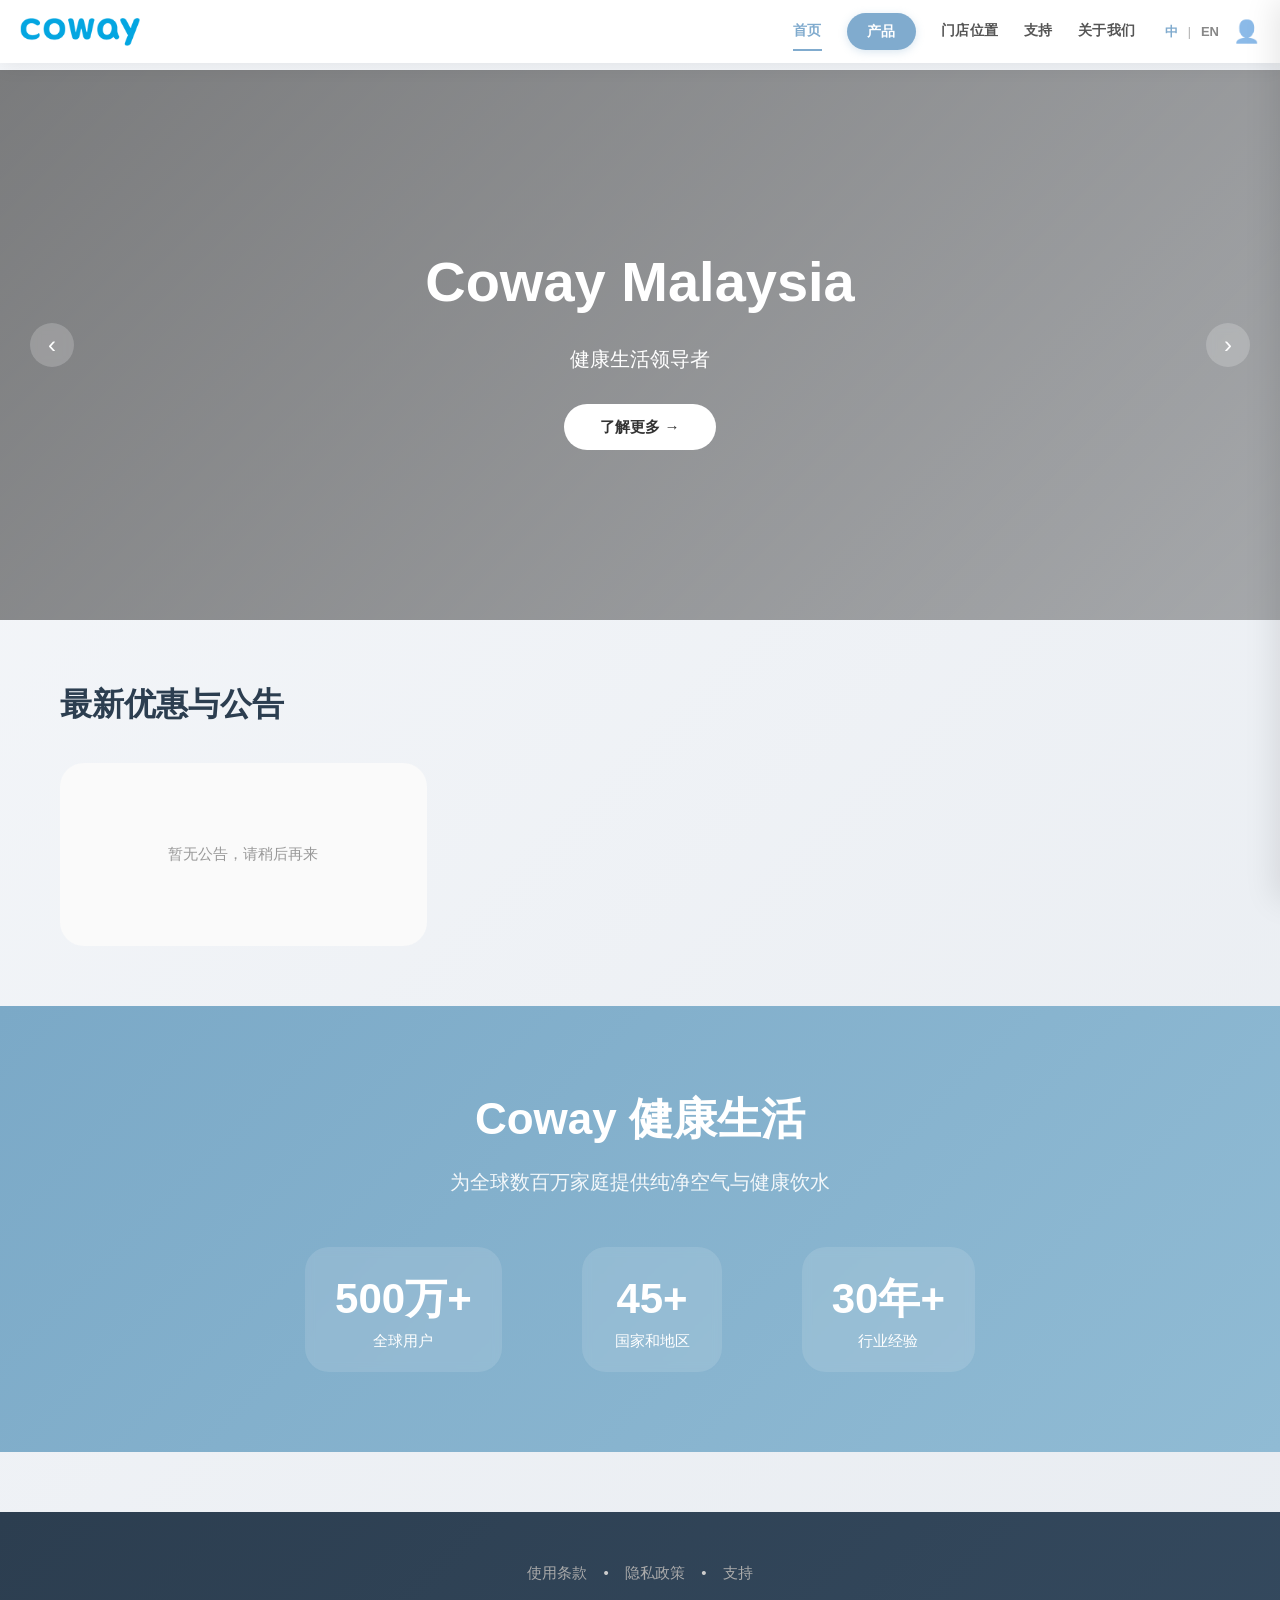
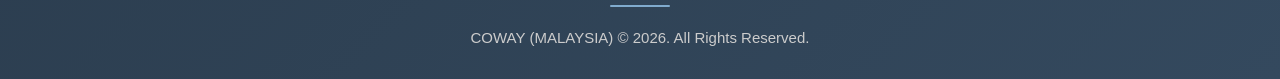
<file: index.html>
<!DOCTYPE html>
<html lang="en">
<head>
    <meta charset="UTF-8">
    <meta name="viewport" content="width=device-width, initial-scale=1.0, user-scalable=yes">
    <title>Coway Malaysia | 健康生活领导者</title>
    <link rel="stylesheet" href="css/common.css">
    <style>
        .carousel-banner {
            width: 100%;
            height: 550px;
            position: relative;
            overflow: hidden;
        }
        .carousel-slides { width: 100%; height: 100%; position: relative; }
        .carousel-slide {
            position: absolute; top: 0; left: 0; width: 100%; height: 100%;
            opacity: 0; transition: opacity 0.8s;
            background-size: cover; background-position: center;
            display: flex; align-items: center; justify-content: center;
            text-align: center; color: #fff;
        }
        .carousel-slide.active { opacity: 1; }
        .carousel-slide::before {
            content: ''; position: absolute; top: 0; left: 0; width: 100%; height: 100%;
            background: linear-gradient(135deg, rgba(0,0,0,0.5), rgba(0,0,0,0.3));
        }
        .carousel-content { position: relative; z-index: 2; max-width: 800px; padding: 20px; }
        .carousel-content h2 { font-size: 56px; font-weight: 700; margin-bottom: 20px; }
        .carousel-content p { font-size: 20px; margin-bottom: 30px; }
        .carousel-content a {
            background: #fff; color: #333; padding: 12px 36px; border-radius: 50px;
            text-decoration: none; font-weight: 600; display: inline-block;
        }
        .carousel-dots {
            position: absolute; bottom: 30px; left: 0; right: 0; display: flex; justify-content: center; gap: 12px; z-index: 10;
        }
        .carousel-dot {
            width: 10px; height: 10px; border-radius: 50%; background: rgba(255,255,255,0.5); cursor: pointer;
        }
        .carousel-dot.active { background: #fff; width: 28px; border-radius: 5px; }
        .carousel-prev, .carousel-next {
            position: absolute; top: 50%; transform: translateY(-50%); width: 44px; height: 44px;
            background: rgba(255,255,255,0.2); backdrop-filter: blur(5px); color: #fff;
            border: none; border-radius: 50%; cursor: pointer; font-size: 24px; z-index: 10;
        }
        .carousel-prev { left: 30px; }
        .carousel-next { right: 30px; }
        
        .notice-section { max-width: 1200px; margin: 60px auto; padding: 0 20px; }
        .notice-header { display: flex; justify-content: space-between; align-items: center; margin-bottom: 35px; }
        .notice-header h2 { font-size: 32px; font-weight: 600; color: #2c3e50; }
        .notice-grid { display: grid; grid-template-columns: repeat(auto-fill, minmax(320px, 1fr)); gap: 30px; }
        .notice-card {
            background: #fff; border-radius: 20px; overflow: hidden; box-shadow: 0 10px 30px rgba(0,0,0,0.05);
            transition: all 0.4s; border: 1px solid #f0f0f0;
        }
        .notice-card:hover { transform: translateY(-8px); box-shadow: 0 20px 40px rgba(0,0,0,0.1); border-color: #80abce; }
        .notice-img { width: 100%; height: 200px; object-fit: cover; }
        .notice-content { padding: 22px; }
        .notice-title { font-size: 18px; font-weight: 700; margin-bottom: 10px; color: #2c3e50; }
        .notice-desc { font-size: 14px; color: #666; }
        .notice-date { font-size: 12px; color: #aaa; margin-top: 15px; }
        .empty-notice { text-align: center; padding: 80px; color: #999; background: #fafafa; border-radius: 24px; }
        
        .stats-section {
            background: linear-gradient(135deg, #7ba9c7, #90bbd4); color: #fff;
            padding: 80px 20px; text-align: center;
        }
        .stats-section h2 { font-size: 44px; font-weight: 700; margin-bottom: 15px; }
        .stats-grid { display: flex; justify-content: center; gap: 80px; flex-wrap: wrap; }
        .stat-item { text-align: center; padding: 20px 30px; background: rgba(255,255,255,0.12); backdrop-filter: blur(4px); border-radius: 24px; min-width: 140px; }
        .stat-number { font-size: 42px; font-weight: 800; }
        
        @media (max-width: 900px) { .carousel-banner { height: 400px; } .carousel-content h2 { font-size: 32px; } }
        @media (max-width: 768px) { .notice-grid { grid-template-columns: 1fr; } .stats-grid { gap: 20px; } }
    </style>
</head>
<body>
    <div class="carousel-banner">
        <div class="carousel-slides" id="carouselSlides"></div>
        <button class="carousel-prev" id="carouselPrev">‹</button>
        <button class="carousel-next" id="carouselNext">›</button>
        <div class="carousel-dots" id="carouselDots"></div>
    </div>

    <div class="notice-section">
        <div class="notice-header">
            <h2 data-i18n="home.notice.title">最新优惠与公告</h2>
        </div>
        <div id="noticeContainer" class="notice-grid"><div class="empty-notice" data-i18n="common.loading">加载中...</div></div>
    </div>

    <div class="stats-section">
        <h2 data-i18n="home.stats.title">Coway 健康生活</h2>
        <p style="font-size:20px; opacity:0.9; margin-bottom:50px;" data-i18n="home.stats.desc">为全球数百万家庭提供纯净空气与健康饮水</p>
        <div class="stats-grid">
            <div class="stat-item"><div class="stat-number">500万+</div><div class="stat-label" data-i18n="home.stats.users">全球用户</div></div>
            <div class="stat-item"><div class="stat-number">45+</div><div class="stat-label" data-i18n="home.stats.countries">国家和地区</div></div>
            <div class="stat-item"><div class="stat-number">30年+</div><div class="stat-label" data-i18n="home.stats.experience">行业经验</div></div>
        </div>
    </div>

    <script src="js/i18n.js"></script>
    <script src="js/api.js"></script>
    <script src="js/layout1.js"></script>
    <script>
        let carouselData = [];
        let currentCarouselSlide = 0;
        let carouselInterval = null;
        
        function escapeHtml(str) {
            if (!str) return '';
            return str.replace(/[&<>]/g, m => ({ '&':'&amp;', '<':'&lt;', '>':'&gt;' })[m]);
        }
        
        async function loadCarousel() {
            try {
                carouselData = await getCarousel();
                renderCarousel();
            } catch (e) {
                console.error('加载轮播失败:', e);
                carouselData = [];
                renderCarousel();
            }
        }
        
        function renderCarousel() {
            const container = document.getElementById('carouselSlides');
            const dotsContainer = document.getElementById('carouselDots');
            if (!container) return;
            container.innerHTML = '';
            if (!carouselData.length) {
                container.innerHTML = '<div class="carousel-slide active" style="background-image:url(https://placehold.co/1600x550/80abce/white?text=Coway);"><div class="carousel-content"><h2>Coway Malaysia</h2><p>健康生活领导者</p><a href="#" data-i18n="home.carousel.learnMore">了解更多 →</a></div></div>';
                dotsContainer.innerHTML = '';
                I18N.updatePage();
                return;
            }
            carouselData.forEach((item, idx) => {
                const slide = document.createElement('div');
                slide.className = `carousel-slide ${idx === currentCarouselSlide ? 'active' : ''}`;
                slide.style.backgroundImage = `url(${item.image})`;
                slide.innerHTML = `<div class="carousel-content"><h2>${escapeHtml(item.title)}</h2><p>${escapeHtml(item.desc)}</p><a href="${item.link || '#'}" data-i18n="home.carousel.learnMore">了解更多 →</a></div>`;
                container.appendChild(slide);
            });
            dotsContainer.innerHTML = '';
            carouselData.forEach((_, idx) => {
                const dot = document.createElement('div');
                dot.className = `carousel-dot ${idx === currentCarouselSlide ? 'active' : ''}`;
                dot.onclick = () => { goToCarouselSlide(idx); resetCarouselAutoPlay(); };
                dotsContainer.appendChild(dot);
            });
            if (carouselInterval) clearInterval(carouselInterval);
            carouselInterval = setInterval(nextCarouselSlide, 6000);
            I18N.updatePage();
        }
        
        function updateCarouselDisplay() {
            document.querySelectorAll('.carousel-slide').forEach((s, i) => s.classList.toggle('active', i === currentCarouselSlide));
            document.querySelectorAll('.carousel-dot').forEach((d, i) => d.classList.toggle('active', i === currentCarouselSlide));
        }
        
        function nextCarouselSlide() { if (carouselData.length) { currentCarouselSlide = (currentCarouselSlide + 1) % carouselData.length; updateCarouselDisplay(); } }
        function prevCarouselSlide() { if (carouselData.length) { currentCarouselSlide = (currentCarouselSlide - 1 + carouselData.length) % carouselData.length; updateCarouselDisplay(); } }
        function goToCarouselSlide(idx) { currentCarouselSlide = idx; updateCarouselDisplay(); }
        function resetCarouselAutoPlay() { if (carouselInterval) clearInterval(carouselInterval); carouselInterval = setInterval(nextCarouselSlide, 6000); }
        
        async function loadNotices() {
            const container = document.getElementById('noticeContainer');
            try {
                const notices = await getNotices();
                renderNoticeCards(notices);
                window.addEventListener('languageChanged', () => {
                    getNotices().then(notices2 => renderNoticeCards(notices2));
                });
            } catch (e) {
                console.error('加载公告失败:', e);
                renderNoticeCards([]);
            }
        }
        
        function renderNoticeCards(notices) {
            const container = document.getElementById('noticeContainer');
            if (!container) return;
            if (!notices.length) {
                container.innerHTML = `<div class="empty-notice" data-i18n="home.emptyNotice">暂无公告，请稍后再来</div>`;
                I18N.updatePage();
                return;
            }
            container.innerHTML = '';
            notices.forEach(n => {
                const card = document.createElement('div');
                card.className = 'notice-card';
                card.innerHTML = `<img class="notice-img" src="${n.image}" onerror="this.src='https://placehold.co/600x400/cccccc/white?text=No+Image'"><div class="notice-content"><div class="notice-title">${escapeHtml(n.title)}</div><div class="notice-desc">${escapeHtml(n.description)}</div><div class="notice-date">${n.date}</div></div>`;
                container.appendChild(card);
            });
        }
        
        document.addEventListener('DOMContentLoaded', () => {
            loadCarousel();
            loadNotices();
            document.getElementById('carouselPrev')?.addEventListener('click', () => { prevCarouselSlide(); resetCarouselAutoPlay(); });
            document.getElementById('carouselNext')?.addEventListener('click', () => { nextCarouselSlide(); resetCarouselAutoPlay(); });
        });
        
        window.addEventListener('languageChanged', () => {
            renderCarousel();
        });
    </script>
</body>
</html>
</file>
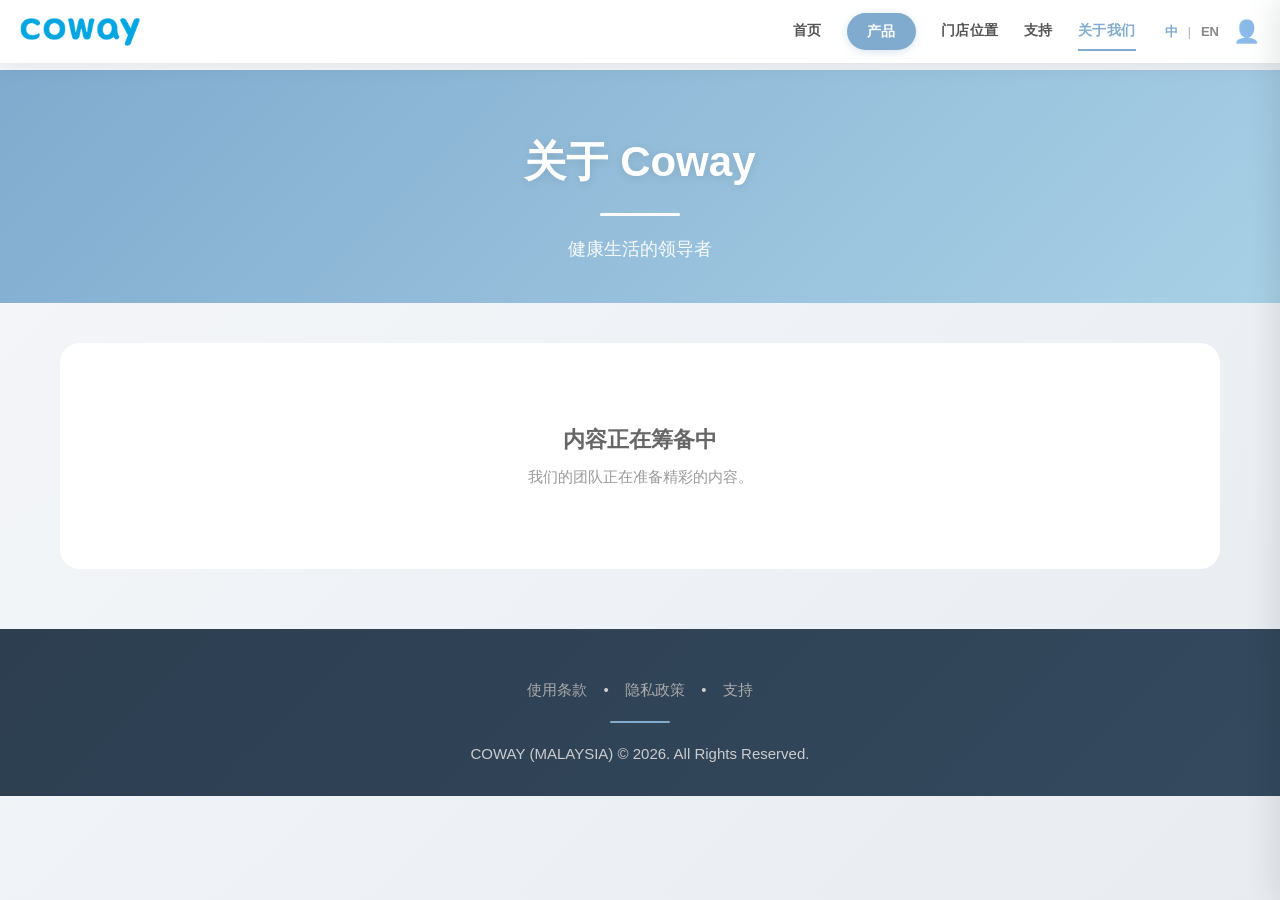
<file: about.html>
<!DOCTYPE html>
<html lang="en">
<head>
    <meta charset="UTF-8">
    <meta name="viewport" content="width=device-width, initial-scale=1.0, user-scalable=yes">
    <title>Coway Malaysia | 关于我们</title>
    <link rel="stylesheet" href="css/common.css">
    <style>
        .page-header {
            text-align: center;
            padding: 60px 20px 40px;
            background: linear-gradient(135deg, #80abce 0%, #a8d0e6 100%);
            color: #fff;
            margin-bottom: 40px;
        }
        .page-header h1 { font-size: 42px; font-weight: 700; margin-bottom: 10px; text-shadow: 0 2px 10px rgba(0,0,0,0.1); }
        .page-header p { font-size: 18px; opacity: 0.95; }
        .header-divider { width: 80px; height: 3px; background: #fff; margin: 20px auto; border-radius: 3px; }
        
        .about-container { max-width: 1200px; margin: 0 auto 60px; padding: 0 20px; }
        .about-section {
            background: #fff; border-radius: 20px; padding: 40px; margin-bottom: 30px;
            box-shadow: 0 5px 25px rgba(0,0,0,0.05); border: 1px solid rgba(128,171,206,0.1);
        }
        .section-title {
            font-size: 28px; font-weight: 700; color: #2c3e50; margin-bottom: 25px;
            display: flex; align-items: center; gap: 12px; padding-bottom: 15px;
            border-bottom: 2px solid #f0f0f0;
        }
        .section-title i { color: #80abce; font-size: 32px; }
        .section-content { color: #555; line-height: 1.8; font-size: 16px; }
        .section-content p { margin-bottom: 20px; }
        .section-content img { max-width: 100%; border-radius: 16px; margin: 20px 0; box-shadow: 0 5px 20px rgba(0,0,0,0.1); }
        
        .team-grid { display: grid; grid-template-columns: repeat(auto-fill, minmax(250px, 1fr)); gap: 30px; margin-top: 20px; }
        .team-card {
            text-align: center; padding: 25px 20px; background: #f8fafc;
            border-radius: 16px; transition: all 0.3s;
        }
        .team-card:hover { transform: translateY(-5px); box-shadow: 0 10px 30px rgba(0,0,0,0.1); background: #fff; }
        .team-avatar {
            width: 120px; height: 120px; border-radius: 50%; margin: 0 auto 15px;
            background: #e0e0e0; display: flex; align-items: center; justify-content: center;
            font-size: 48px; color: #80abce; overflow: hidden;
        }
        .team-avatar img { width: 100%; height: 100%; object-fit: cover; }
        .team-name { font-size: 18px; font-weight: 700; color: #2c3e50; margin-bottom: 5px; }
        .team-role { font-size: 14px; color: #80abce; font-weight: 600; margin-bottom: 10px; }
        .team-bio { font-size: 14px; color: #777; line-height: 1.6; }
        
        .timeline { position: relative; padding-left: 30px; }
        .timeline::before {
            content: ''; position: absolute; left: 8px; top: 0; bottom: 0;
            width: 2px; background: linear-gradient(to bottom, #80abce, #a8d0e6);
        }
        .timeline-item { position: relative; padding-bottom: 30px; padding-left: 30px; }
        .timeline-item::before {
            content: ''; position: absolute; left: -26px; top: 5px;
            width: 16px; height: 16px; border-radius: 50%; background: #80abce;
            border: 3px solid #fff; box-shadow: 0 0 0 2px #80abce;
        }
        .timeline-year { font-size: 20px; font-weight: 700; color: #80abce; margin-bottom: 8px; }
        .timeline-title { font-size: 18px; font-weight: 600; color: #2c3e50; margin-bottom: 8px; }
        .timeline-desc { color: #666; line-height: 1.6; }
        
        .stats-grid {
            display: grid; grid-template-columns: repeat(auto-fit, minmax(150px, 1fr));
            gap: 25px; margin: 30px 0;
        }
        .stat-card {
            text-align: center; padding: 30px 20px; background: linear-gradient(135deg, #f8fafc, #fff);
            border-radius: 16px; border: 1px solid rgba(128,171,206,0.1);
        }
        .stat-number { font-size: 42px; font-weight: 800; color: #80abce; margin-bottom: 8px; }
        .stat-label { font-size: 15px; color: #666; font-weight: 500; }
        
        .empty-about { text-align: center; padding: 80px 40px; background: #fff; border-radius: 20px; color: #999; }
        .empty-about i { font-size: 64px; margin-bottom: 20px; opacity: 0.5; }
        .empty-about h3 { font-size: 22px; margin-bottom: 10px; color: #666; }
        .empty-about p { color: #999; }
        .admin-link {
            display: inline-block; margin-top: 20px; padding: 10px 24px;
            background: #80abce; color: #fff; text-decoration: none;
            border-radius: 40px; font-weight: 600; transition: all 0.3s;
        }
        .admin-link:hover { background: #6a9ab8; transform: translateY(-2px); }
        
        @media (max-width: 768px) {
            .page-header h1 { font-size: 32px; }
            .about-section { padding: 25px; }
            .section-title { font-size: 22px; }
            .team-grid { grid-template-columns: 1fr; }
        }
    </style>
</head>
<body>

<div class="page-header">
    <h1 data-i18n="about.title">关于 Coway</h1>
    <div class="header-divider"></div>
    <p data-i18n="about.subtitle">健康生活的领导者 · 改变生活的创新</p>
</div>

<div class="about-container" id="aboutContainer"></div>

<script src="js/i18n.js"></script>
<script src="js/api.js"></script>
<script src="js/layout2.js"></script>
<script src="js/about.js"></script>
</body>
</html>
</file>
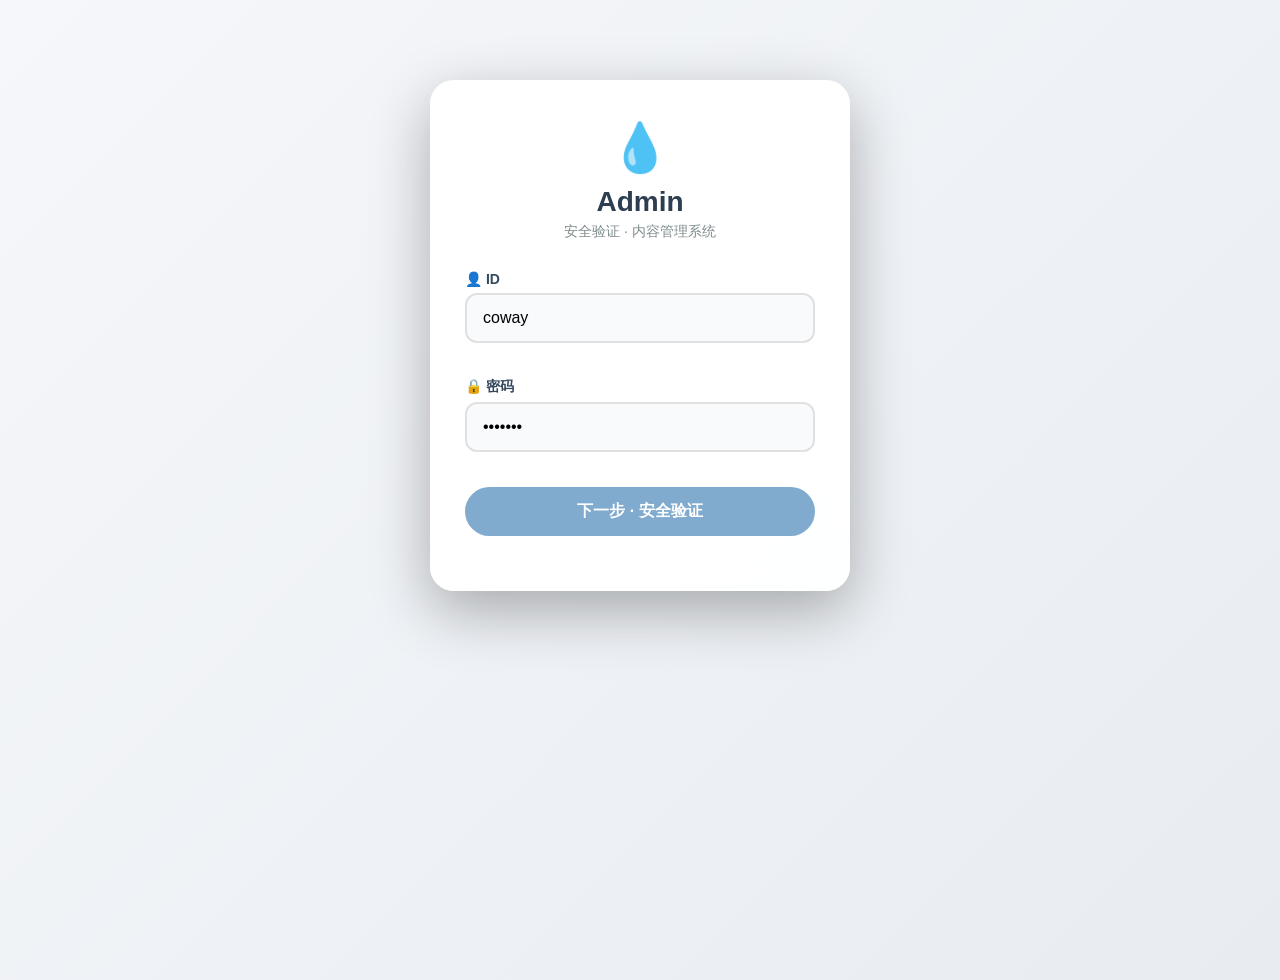
<file: admin.html>
<!DOCTYPE html>
<html lang="en">
<head>
    <meta charset="UTF-8">
    <meta name="viewport" content="width=device-width, initial-scale=1.0, user-scalable=yes">
    <title>Admin | 内容管理系统</title>
    <style>
        * {
            margin: 0;
            padding: 0;
            box-sizing: border-box;
        }

        body {
            background: linear-gradient(135deg, #f5f7fa 0%, #e8ecf1 100%);
            font-family: 'Segoe UI', 'Helvetica Neue', Arial, sans-serif;
            min-height: 100vh;
        }

        /* ========== 登录界面 ========== */
        #loginPage {
            max-width: 420px;
            margin: 80px auto;
            background: rgba(255,255,255,0.95);
            backdrop-filter: blur(10px);
            border-radius: 24px;
            padding: 40px 35px;
            box-shadow: 0 20px 60px rgba(0,0,0,0.3);
            text-align: center;
        }
        .login-header { margin-bottom: 30px; }
        .login-header .logo-icon { font-size: 48px; margin-bottom: 10px; }
        .login-header h2 { color: #2c3e50; font-size: 28px; font-weight: 600; }
        .login-header p { color: #7f8c8d; font-size: 14px; margin-top: 5px; }
        
        .login-step { display: block; }
        .login-step.hidden { display: none; }
        
        .input-group { margin-bottom: 20px; text-align: left; }
        .input-group label { display: block; font-size: 14px; font-weight: 600; color: #34495e; margin-bottom: 6px; }
        .input-group input {
            width: 100%; padding: 14px 16px; border: 2px solid #e0e0e0; border-radius: 12px;
            font-size: 16px; background: #f8fafc;
        }
        .input-group input:focus {
            outline: none; border-color: #80abce;
        }
        
        .pin-input-container {
            display: flex; gap: 10px; justify-content: center; margin: 25px 0;
        }
        .pin-input {
            width: 50px; height: 60px; text-align: center; font-size: 28px;
            border: 2px solid #e0e0e0; border-radius: 12px;
        }
        .pin-input:focus { outline: none; border-color: #80abce; }
        
        .login-btn {
            width: 100%; padding: 14px; background: #80abce; color: #fff; border: none;
            border-radius: 40px; font-size: 16px; font-weight: 600; cursor: pointer;
        }
        .login-btn:hover { background: #6a9ab8; }
        .login-btn:disabled { opacity: 0.5; cursor: not-allowed; }
        .back-link { margin-top: 15px; color: #80abce; cursor: pointer; font-size: 14px; }
        .error-msg { color: #e74c3c; margin-top: 15px; font-size: 14px; }

        /* ========== Admin 侧边栏布局 ========== */
        #adminPage {
            display: none;
            min-height: 100vh;
        }

        .admin-layout {
            display: flex;
            min-height: 100vh;
        }

        /* 左侧边栏 */
        .admin-sidebar {
            width: 280px;
            background: linear-gradient(180deg, #2c3e50 0%, #1a2632 100%);
            color: #fff;
            position: fixed;
            left: 0;
            top: 0;
            bottom: 0;
            overflow-y: auto;
            z-index: 100;
            box-shadow: 2px 0 20px rgba(0,0,0,0.1);
        }

        .sidebar-logo {
            padding: 20px 20px;
            border-bottom: 1px solid rgba(255,255,255,0.1);
            margin-bottom: 20px;
            display: flex;
            align-items: center;
            gap: 10px;
        }

        .sidebar-logo img {
            height: 36px;
            width: auto;
            transform: rotate(-10deg);
            margin-left: -5px;
        }

        .sidebar-logo span {
            font-size: 20px;
            font-weight: 700;
            color: #80abce;
            white-space: nowrap;
        }

        .sidebar-menu {
            list-style: none;
            padding: 0 15px;
        }

        .sidebar-menu li {
            margin-bottom: 5px;
            border-radius: 12px;
        }

        .sidebar-menu button {
            width: 100%;
            padding: 14px 18px;
            background: transparent;
            border: none;
            color: rgba(255,255,255,0.7);
            font-size: 15px;
            font-weight: 500;
            text-align: left;
            cursor: pointer;
            border-radius: 12px;
            display: flex;
            align-items: center;
            gap: 12px;
            transition: all 0.3s;
        }

        .sidebar-menu button i {
            font-size: 20px;
            width: 24px;
        }

        .sidebar-menu button:hover {
            background: rgba(128, 171, 206, 0.2);
            color: #fff;
        }

        .sidebar-menu button.active {
            background: #80abce;
            color: #fff;
        }

        .logout-sidebar {
            margin-top: 40px;
            border-top: 1px solid rgba(255,255,255,0.1);
            padding-top: 15px;
        }

        .logout-sidebar button {
            color: #e74c3c;
        }
        .logout-sidebar button:hover {
            background: rgba(231, 76, 60, 0.2);
        }

        /* 右侧主内容 */
        .admin-main {
            flex: 1;
            margin-left: 280px;
            padding: 25px 30px;
        }

        /* 面板卡片 */
        .panel {
            display: none;
            animation: fadeIn 0.3s ease;
        }
        .panel.active {
            display: block;
        }
        @keyframes fadeIn {
            from { opacity: 0; transform: translateY(10px); }
            to { opacity: 1; transform: translateY(0); }
        }

        .card {
            background: #fff;
            border-radius: 20px;
            box-shadow: 0 5px 25px rgba(0,0,0,0.05);
            border: 1px solid rgba(128,171,206,0.1);
            overflow: hidden;
        }
        .card-header {
            padding: 20px 25px;
            border-bottom: 1px solid #eee;
            display: flex;
            justify-content: space-between;
            align-items: center;
            flex-wrap: wrap;
            gap: 15px;
        }
        .card-header h3 {
            font-size: 18px;
            color: #2c3e50;
        }
        .btn-add {
            background: #80abce;
            color: #fff;
            border: none;
            padding: 10px 24px;
            border-radius: 40px;
            font-weight: 600;
            cursor: pointer;
        }
        .btn-add:hover {
            background: #6a9ab8;
        }

        /* 表格 */
        .table-container {
            overflow-x: auto;
        }
        table {
            width: 100%;
            border-collapse: collapse;
        }
        th, td {
            padding: 16px 20px;
            text-align: left;
            border-bottom: 1px solid #f0f0f0;
        }
        th {
            background: #fafbfc;
            font-weight: 600;
            color: #555;
            font-size: 13px;
        }
        tr:hover td {
            background: #f8fafc;
        }
        .preview-img {
            width: 50px;
            height: 50px;
            object-fit: cover;
            border-radius: 8px;
        }
        .btn-edit, .btn-delete {
            padding: 6px 16px;
            border-radius: 20px;
            border: none;
            cursor: pointer;
            font-size: 12px;
            margin-right: 8px;
        }
        .btn-edit {
            background: #80abce;
            color: #fff;
        }
        .btn-delete {
            background: #e74c3c;
            color: #fff;
        }
        .empty-row {
            text-align: center;
            padding: 60px;
            color: #999;
        }

        /* 弹窗 */
        .modal {
            display: none;
            position: fixed;
            top: 0;
            left: 0;
            width: 100%;
            height: 100%;
            background: rgba(0,0,0,0.6);
            z-index: 1000;
            justify-content: center;
            align-items: center;
        }
        .modal.active {
            display: flex;
        }
        .modal-content {
            background: #fff;
            border-radius: 20px;
            max-width: 550px;
            width: 90%;
            max-height: 85vh;
            overflow-y: auto;
            padding: 25px;
            position: relative;
        }
        .modal-close {
            position: absolute;
            top: 15px;
            right: 20px;
            font-size: 28px;
            cursor: pointer;
            color: #999;
        }
        .modal-buttons {
            display: flex;
            gap: 15px;
            margin-top: 20px;
            justify-content: flex-end;
        }
        .btn-save {
            background: #27ae60;
            color: #fff;
            border: none;
            padding: 10px 24px;
            border-radius: 40px;
            cursor: pointer;
        }
        .btn-cancel {
            background: #95a5a6;
            color: #fff;
            border: none;
            padding: 10px 24px;
            border-radius: 40px;
            cursor: pointer;
        }

        /* 表单 */
        input, select, textarea {
            width: 100%;
            padding: 10px;
            margin-bottom: 15px;
            border: 1px solid #ddd;
            border-radius: 8px;
        }
        .image-preview {
            display: flex;
            flex-wrap: wrap;
            gap: 10px;
            margin: 10px 0;
        }
        .image-preview img {
            width: 80px;
            height: 80px;
            object-fit: cover;
            border-radius: 8px;
        }

        /* 移动端侧边栏切换按钮 */
        .mobile-menu-toggle {
            display: none;
            position: fixed;
            top: 15px;
            left: 15px;
            z-index: 201;
            background: #80abce;
            color: #fff;
            border: none;
            width: 44px;
            height: 44px;
            border-radius: 12px;
            font-size: 24px;
            cursor: pointer;
            box-shadow: 0 2px 10px rgba(0,0,0,0.1);
        }

        /* 响应式 */
        @media (max-width: 768px) {
            .mobile-menu-toggle {
                display: block;
            }
            .admin-sidebar {
                transform: translateX(-100%);
                transition: transform 0.3s ease;
                z-index: 200;
                width: 260px;
            }
            .admin-sidebar.open {
                transform: translateX(0);
            }
            .admin-main {
                margin-left: 0;
                padding: 20px 15px;
                padding-top: 70px;
            }
            .sidebar-logo span {
                font-size: 18px;
            }
            th, td {
                padding: 12px;
            }
            .card-header {
                flex-direction: column;
                align-items: stretch;
            }
            .btn-add {
                justify-content: center;
            }
        }
    </style>
</head>
<body>

<!-- 移动端菜单按钮 -->
<button class="mobile-menu-toggle" id="mobileMenuToggle">☰</button>

<!-- ========== 登录界面 ========== -->
<div id="loginPage">
    <div class="login-header">
        <div class="logo-icon">💧</div>
        <h2>Admin</h2>
        <p>安全验证 · 内容管理系统</p>
    </div>
    
    <div id="stepAccount">
        <div class="input-group"><label>👤 ID</label><input type="text" id="loginId" placeholder="请输入账号" value="coway"></div>
        <div class="input-group"><label>🔒 密码</label><input type="password" id="loginPass" placeholder="请输入密码" value="A888888"></div>
        <button class="login-btn" id="goToPinBtn">下一步 · 安全验证</button>
        <div id="loginError" class="error-msg"></div>
    </div>
    
    <div id="stepPin" style="display:none;">
        <p style="margin-bottom:20px;">请输入6位私人安全码</p>
        <div class="pin-input-container">
            <input type="text" class="pin-input" maxlength="1" data-index="0">
            <input type="text" class="pin-input" maxlength="1" data-index="1">
            <input type="text" class="pin-input" maxlength="1" data-index="2">
            <input type="text" class="pin-input" maxlength="1" data-index="3">
            <input type="text" class="pin-input" maxlength="1" data-index="4">
            <input type="text" class="pin-input" maxlength="1" data-index="5">
        </div>
        <button class="login-btn" id="loginWithPinBtn" disabled>确认登录</button>
        <div class="back-link" id="backToAccountBtn">← 返回上一步</div>
        <div id="pinError" class="error-msg"></div>
    </div>
</div>

<!-- ========== 后台管理界面（侧边栏版）========== -->
<div id="adminPage">
    <div class="admin-layout">
        <!-- 左侧边栏 -->
        <div class="admin-sidebar" id="adminSidebar">
            <div class="sidebar-logo">
                <img src="img/coway-malaysia-logo.png" alt="Coway" onerror="this.src='https://placehold.co/40x40/80abce/white?text=C'">
                <span>Admin</span>
            </div>
            <ul class="sidebar-menu">
                <li><button data-tab="products" class="active"><i>📦</i> 商品管理</button></li>
                <li><button data-tab="carousel"><i>🎠</i> 轮播广告</button></li>
                <li><button data-tab="notice"><i>📰</i> 优惠公告</button></li>
                <li><button data-tab="agents"><i>👥</i> Agent 管理</button></li>
                <li><button data-tab="locations"><i>📍</i> 门店管理</button></li>
                <li><button data-tab="about"><i>📄</i> 关于我们</button></li>
                <li class="logout-sidebar"><button id="logoutBtn"><i>🚪</i> 退出登录</button></li>
            </ul>
        </div>

        <!-- 右侧主内容 -->
        <div class="admin-main">
            <!-- 商品面板 -->
            <div id="productsPanel" class="panel active">
                <div class="card">
                    <div class="card-header">
                        <h3>商品列表</h3>
                        <button class="btn-add" id="addProductBtn">➕ 新增商品</button>
                    </div>
                    <div class="table-container">
                        <div id="productsList"></div>
                    </div>
                </div>
            </div>

            <!-- 轮播面板 -->
            <div id="carouselPanel" class="panel">
                <div class="card">
                    <div class="card-header">
                        <h3>轮播列表</h3>
                        <button class="btn-add" id="addCarouselBtn">➕ 新增轮播</button>
                    </div>
                    <div class="table-container">
                        <div id="carouselList"></div>
                    </div>
                </div>
            </div>

            <!-- 公告面板 -->
            <div id="noticePanel" class="panel">
                <div class="card">
                    <div class="card-header">
                        <h3>公告列表</h3>
                        <button class="btn-add" id="addNoticeBtn">➕ 新增公告</button>
                    </div>
                    <div class="table-container">
                        <div id="noticeList"></div>
                    </div>
                </div>
            </div>

            <!-- Agent面板 -->
            <div id="agentsPanel" class="panel">
                <div class="card">
                    <div class="card-header">
                        <h3>Agent列表</h3>
                        <button class="btn-add" id="addAgentBtn">➕ 新增Agent</button>
                    </div>
                    <div class="table-container">
                        <div id="agentsList"></div>
                    </div>
                </div>
            </div>

            <!-- 门店面板 -->
            <div id="locationsPanel" class="panel">
                <div class="card">
                    <div class="card-header">
                        <h3>门店列表</h3>
                        <button class="btn-add" id="addLocationBtn">➕ 新增门店</button>
                    </div>
                    <div class="table-container">
                        <div id="locationsList"></div>
                    </div>
                </div>
            </div>

            <!-- 关于我们面板 -->
            <div id="aboutPanel" class="panel">
                <div class="card">
                    <div class="card-header">
                        <h3>关于我们区块</h3>
                        <button class="btn-add" id="addAboutBtn">➕ 新增区块</button>
                    </div>
                    <div class="table-container">
                        <div id="aboutList"></div>
                    </div>
                </div>
            </div>
        </div>
    </div>
</div>

<!-- ========== 通用编辑弹窗 ========== -->
<div id="editModal" class="modal">
    <div class="modal-content">
        <span class="modal-close" id="closeModalBtn">&times;</span>
        <h3 id="modalTitle">编辑</h3>
        <input type="hidden" id="editId">
        <input type="hidden" id="editType">
        <div id="editFields"></div>
        <div class="modal-buttons">
            <button class="btn-save" id="saveBtn">保存</button>
            <button class="btn-cancel" id="cancelModalBtn">取消</button>
        </div>
    </div>
</div>

<!-- 进度条弹窗 -->
<div id="progressModal" class="modal">
    <div class="modal-content" style="text-align:center;">
        <h3 id="progressTitle">处理中...</h3>
        <div style="background:#e0e0e0; border-radius:10px; height:12px; margin:20px 0;">
            <div id="progressBar" style="width:0%; height:100%; background:#80abce; border-radius:10px;"></div>
        </div>
        <div id="progressText">0%</div>
    </div>
</div>

<script src="js/i18n.js"></script>
<script src="js/api.js"></script>
<script src="js/admin.js"></script>
<script>
    // 侧边栏移动端切换
    var toggleBtn = document.getElementById('mobileMenuToggle');
    var sidebar = document.getElementById('adminSidebar');
    if (toggleBtn && sidebar) {
        toggleBtn.onclick = function() {
            sidebar.classList.toggle('open');
        };
        // 点击内容区域关闭侧边栏（移动端）
        var mainContent = document.querySelector('.admin-main');
        if (mainContent) {
            mainContent.addEventListener('click', function() {
                if (window.innerWidth <= 768) {
                    sidebar.classList.remove('open');
                }
            });
        }
    }
    
    // 面板切换（适配侧边栏按钮）
    var menuBtns = document.querySelectorAll('.sidebar-menu button[data-tab]');
    for (var i = 0; i < menuBtns.length; i++) {
        menuBtns[i].onclick = function() {
            var tab = this.getAttribute('data-tab');
            var btns = document.querySelectorAll('.sidebar-menu button[data-tab]');
            for (var j = 0; j < btns.length; j++) {
                btns[j].classList.remove('active');
            }
            this.classList.add('active');
            var panels = document.querySelectorAll('.panel');
            for (var k = 0; k < panels.length; k++) {
                panels[k].classList.remove('active');
            }
            var targetPanel = document.getElementById(tab + 'Panel');
            if (targetPanel) targetPanel.classList.add('active');
        };
    }
</script>
</body>
</html>
</file>
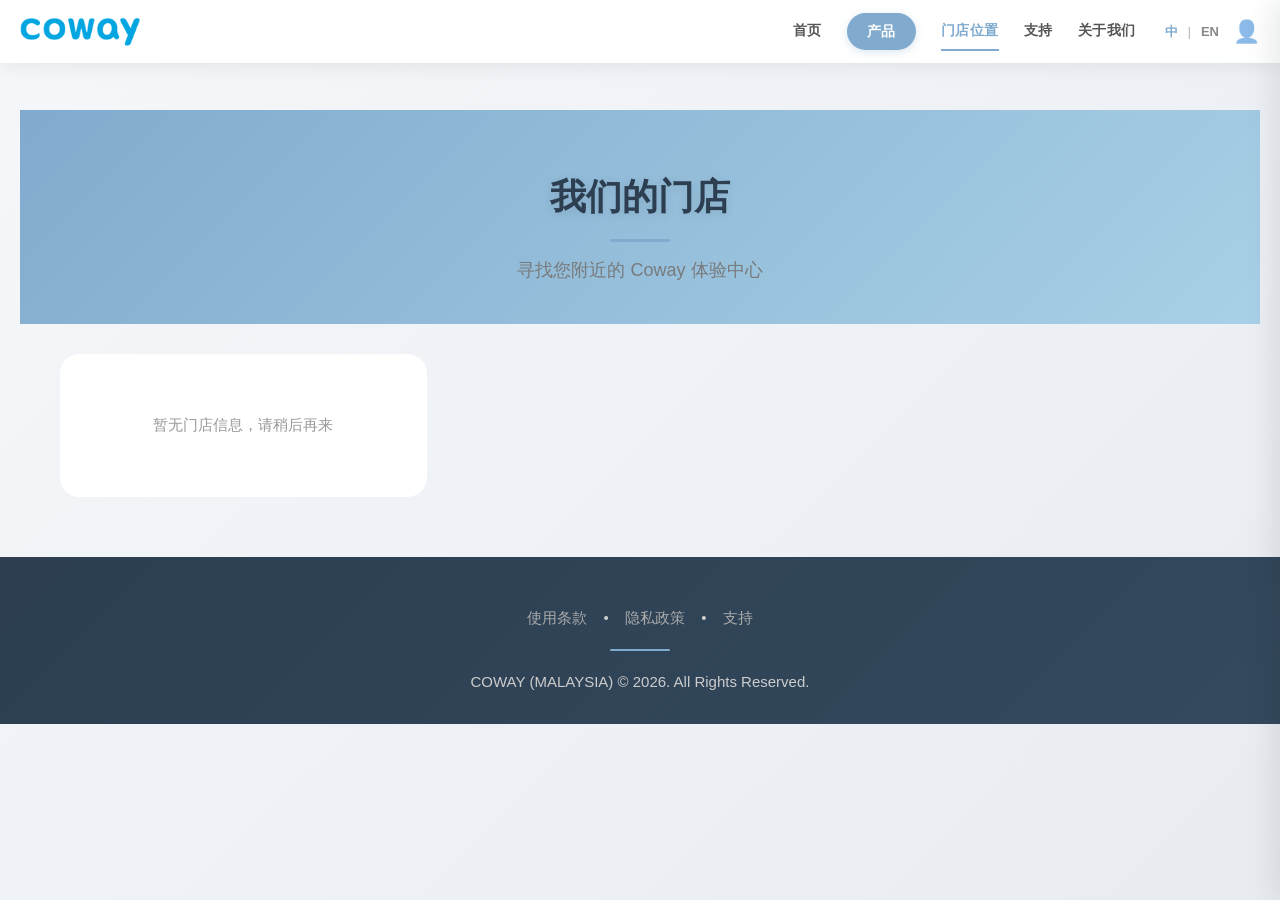
<file: location.html>
<!DOCTYPE html>
<html lang="en">
<head>
    <meta charset="UTF-8">
    <meta name="viewport" content="width=device-width, initial-scale=1.0, user-scalable=yes">
    <title>Coway Malaysia | 门店位置</title>
    <link rel="stylesheet" href="css/common.css">
    <style>
        .page-header {
            text-align: center;
            margin: 40px 20px 30px;
        }
        .page-header h1 {
            font-size: 36px;
            color: #2c3e50;
            margin-bottom: 10px;
        }
        .page-header p { color: #777; }
        .header-divider {
            width: 60px; height: 3px;
            background: #80abce;
            margin: 15px auto;
            border-radius: 3px;
        }
        .locations-container {
            max-width: 1200px;
            margin: 0 auto 60px;
            padding: 0 20px;
            display: grid;
            grid-template-columns: repeat(auto-fill, minmax(350px, 1fr));
            gap: 30px;
        }
        .location-card {
            background: #fff;
            border-radius: 20px;
            overflow: hidden;
            box-shadow: 0 10px 30px rgba(0,0,0,0.08);
            transition: all 0.3s ease;
            display: flex;
            flex-direction: column;
        }
        .location-card:hover {
            transform: translateY(-5px);
            box-shadow: 0 20px 40px rgba(0,0,0,0.12);
        }
        .location-image {
            width: 100%;
            height: 200px;
            object-fit: cover;
            background: #e0e0e0;
        }
        .location-info { padding: 20px; flex: 1; }
        .location-name {
            font-size: 20px; font-weight: 700; color: #2c3e50;
            margin-bottom: 10px; display: flex; align-items: center; gap: 8px;
        }
        .location-address {
            color: #666; font-size: 14px; line-height: 1.5;
            margin-bottom: 12px; padding-left: 26px;
        }
        .location-hours {
            color: #888; font-size: 13px; margin-bottom: 15px; padding-left: 26px;
        }
        .location-phone {
            color: #80abce; font-size: 14px; margin-bottom: 15px; padding-left: 26px;
        }
        .location-phone a { color: #80abce; text-decoration: none; }
        .waze-link {
            display: inline-flex; align-items: center; gap: 8px;
            background: #1da1f2; color: #fff; padding: 10px 20px;
            border-radius: 40px; text-decoration: none; font-weight: 600;
            font-size: 14px; transition: all 0.3s; margin-top: 10px; width: fit-content;
        }
        .waze-link:hover { background: #0d8bdc; transform: translateY(-2px); }
        .empty-locations {
            text-align: center; padding: 60px; background: #fff;
            border-radius: 20px; color: #999;
        }
        @media (max-width: 768px) {
            .page-header h1 { font-size: 28px; }
            .locations-container { grid-template-columns: 1fr; }
        }
    </style>
</head>
<body>

<div class="page-header">
    <h1 data-i18n="locations.title">Our Locations</h1>
    <div class="header-divider"></div>
    <p data-i18n="locations.subtitle">Find the nearest Coway experience centre near you</p>
</div>

<div id="locationsContainer" class="locations-container">
    <div class="empty-locations" data-i18n="common.loading">加载中...</div>
</div>

<script src="js/i18n.js"></script>
<script src="js/api.js"></script>
<script src="js/layout2.js"></script>
<script src="js/location.js"></script>
</body>
</html>
</file>
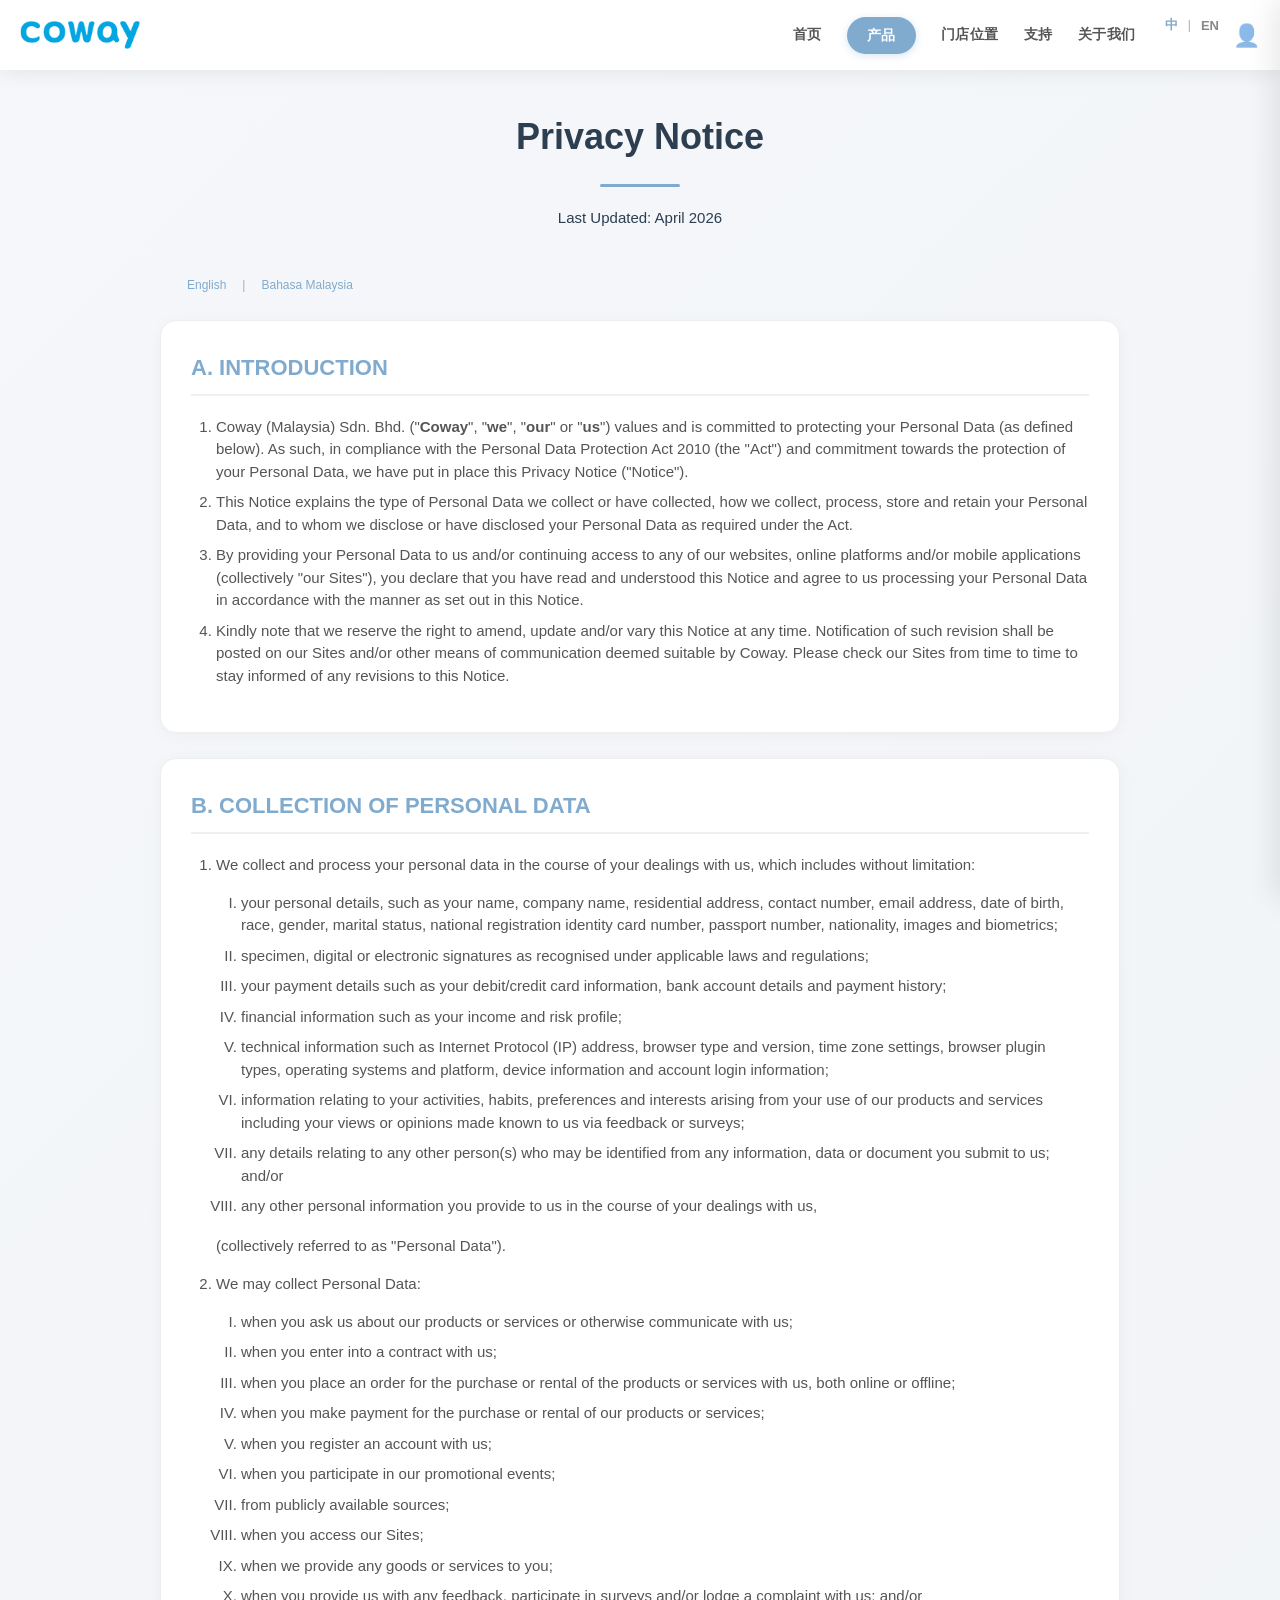
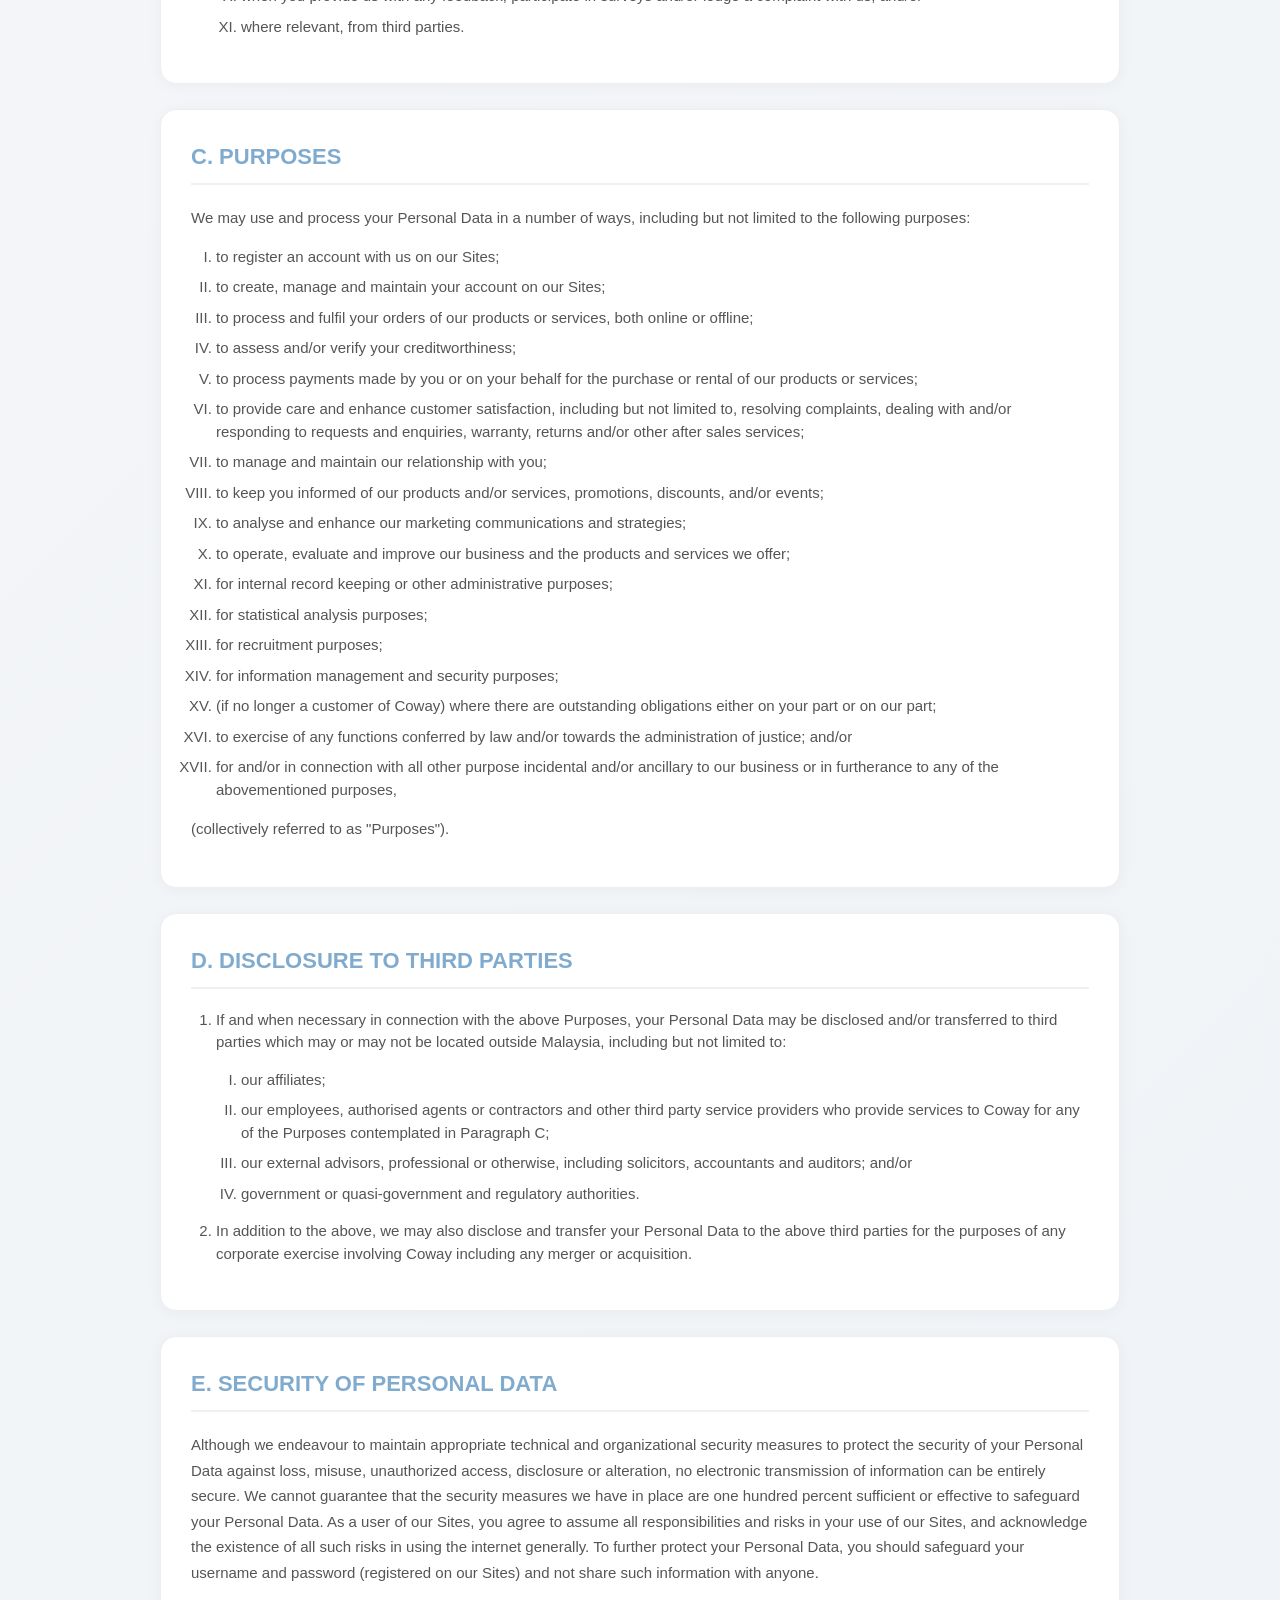
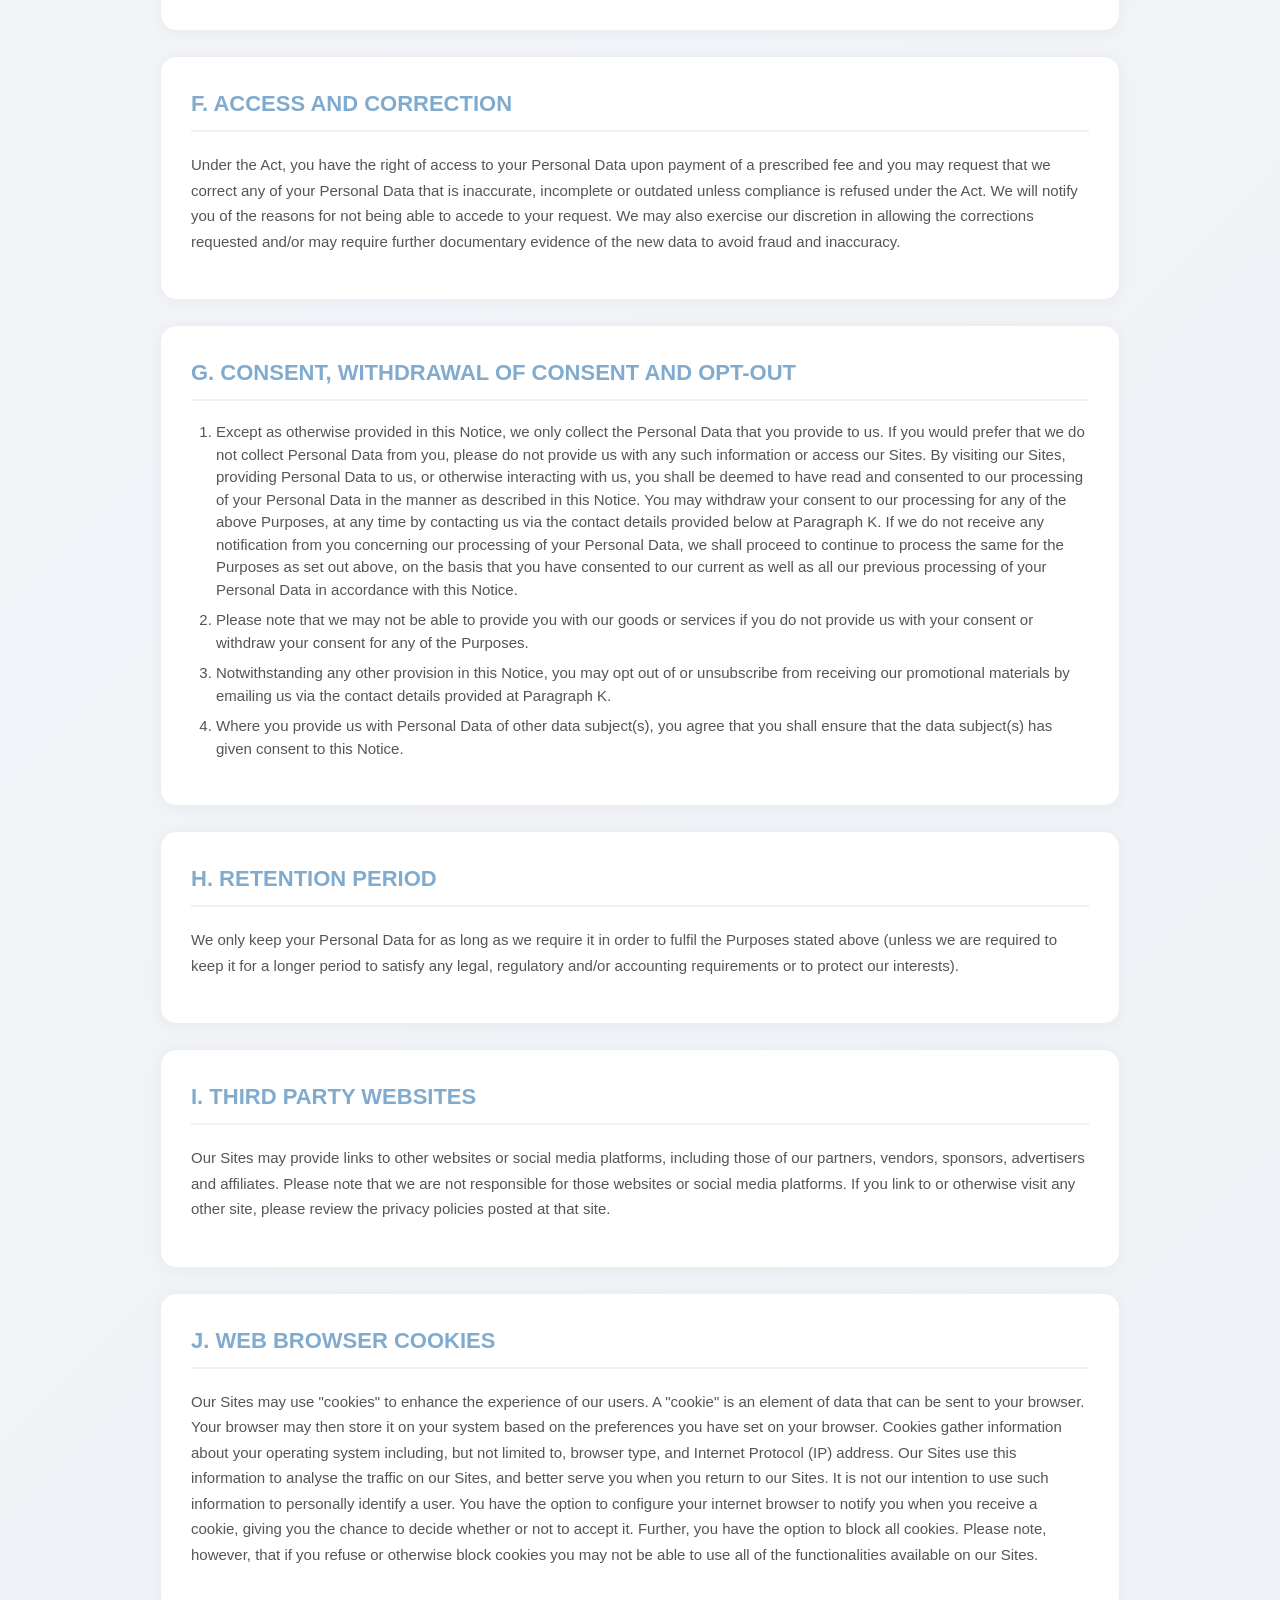
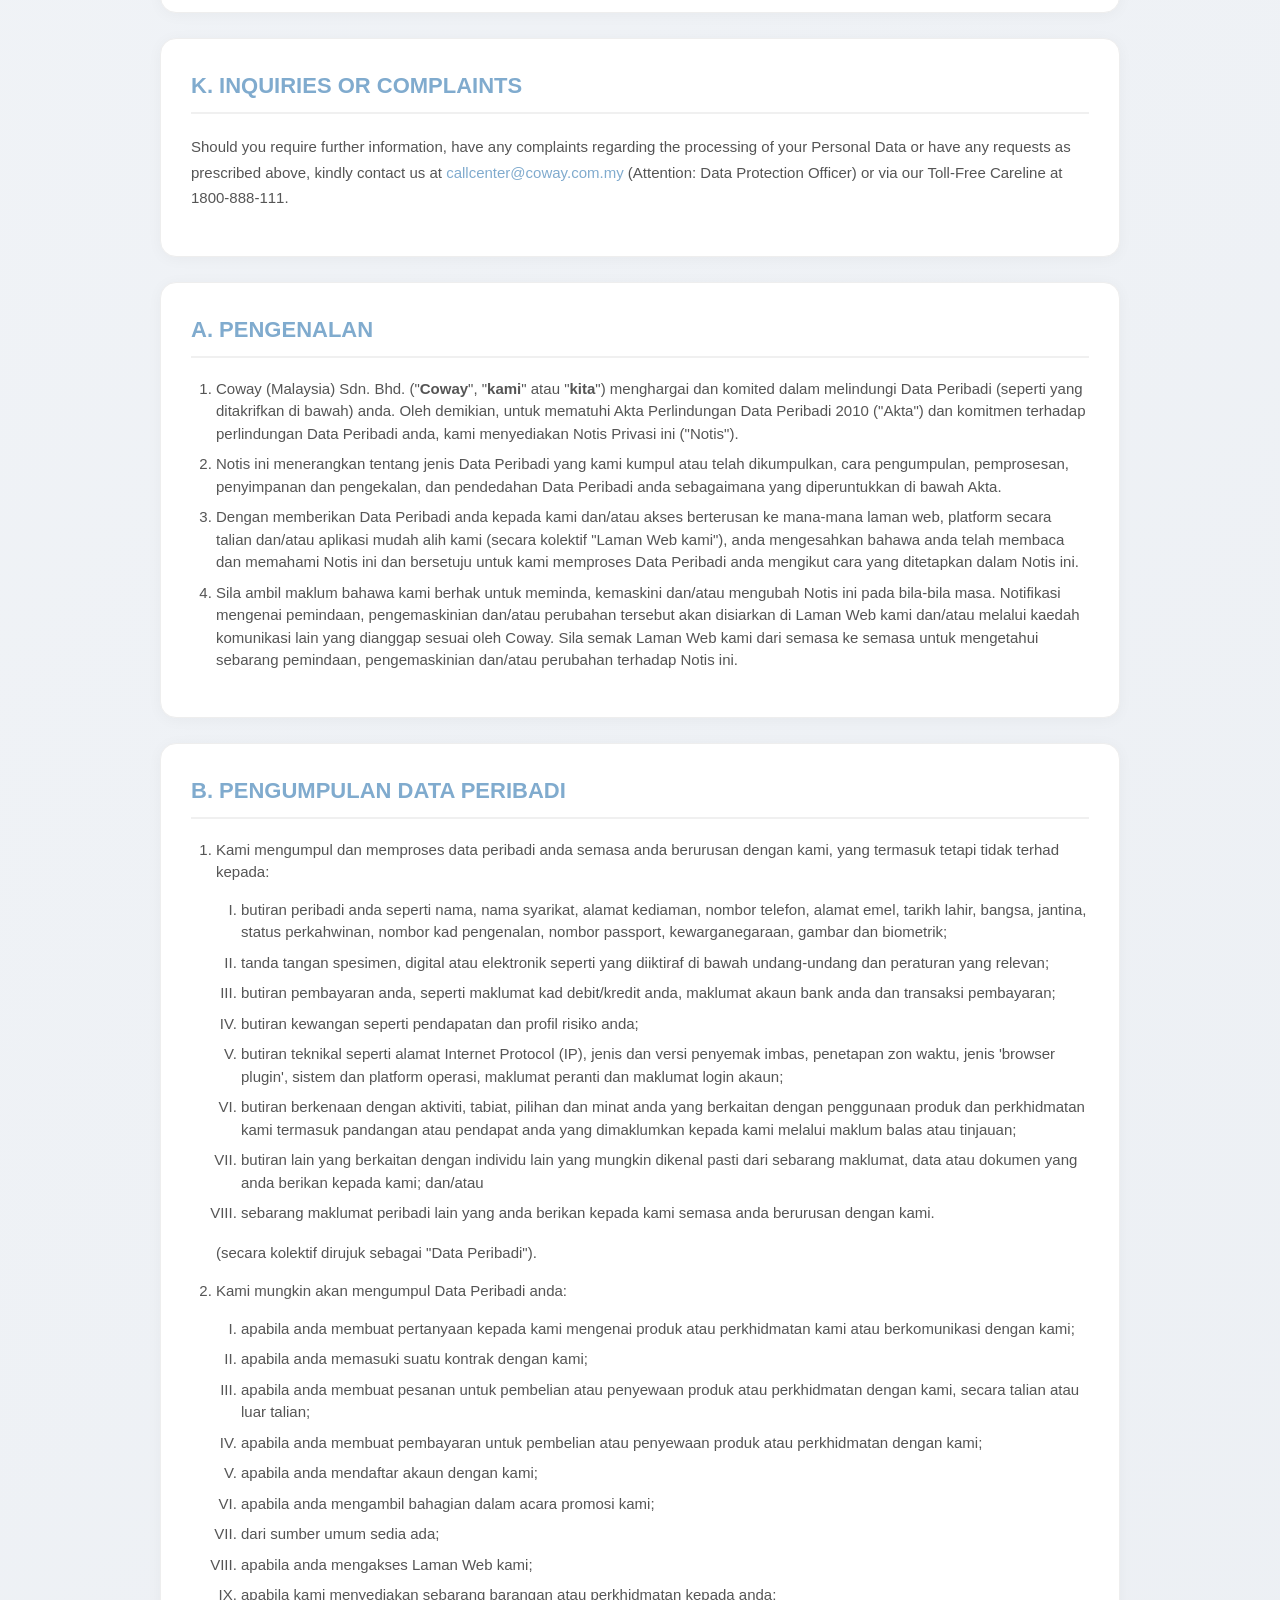
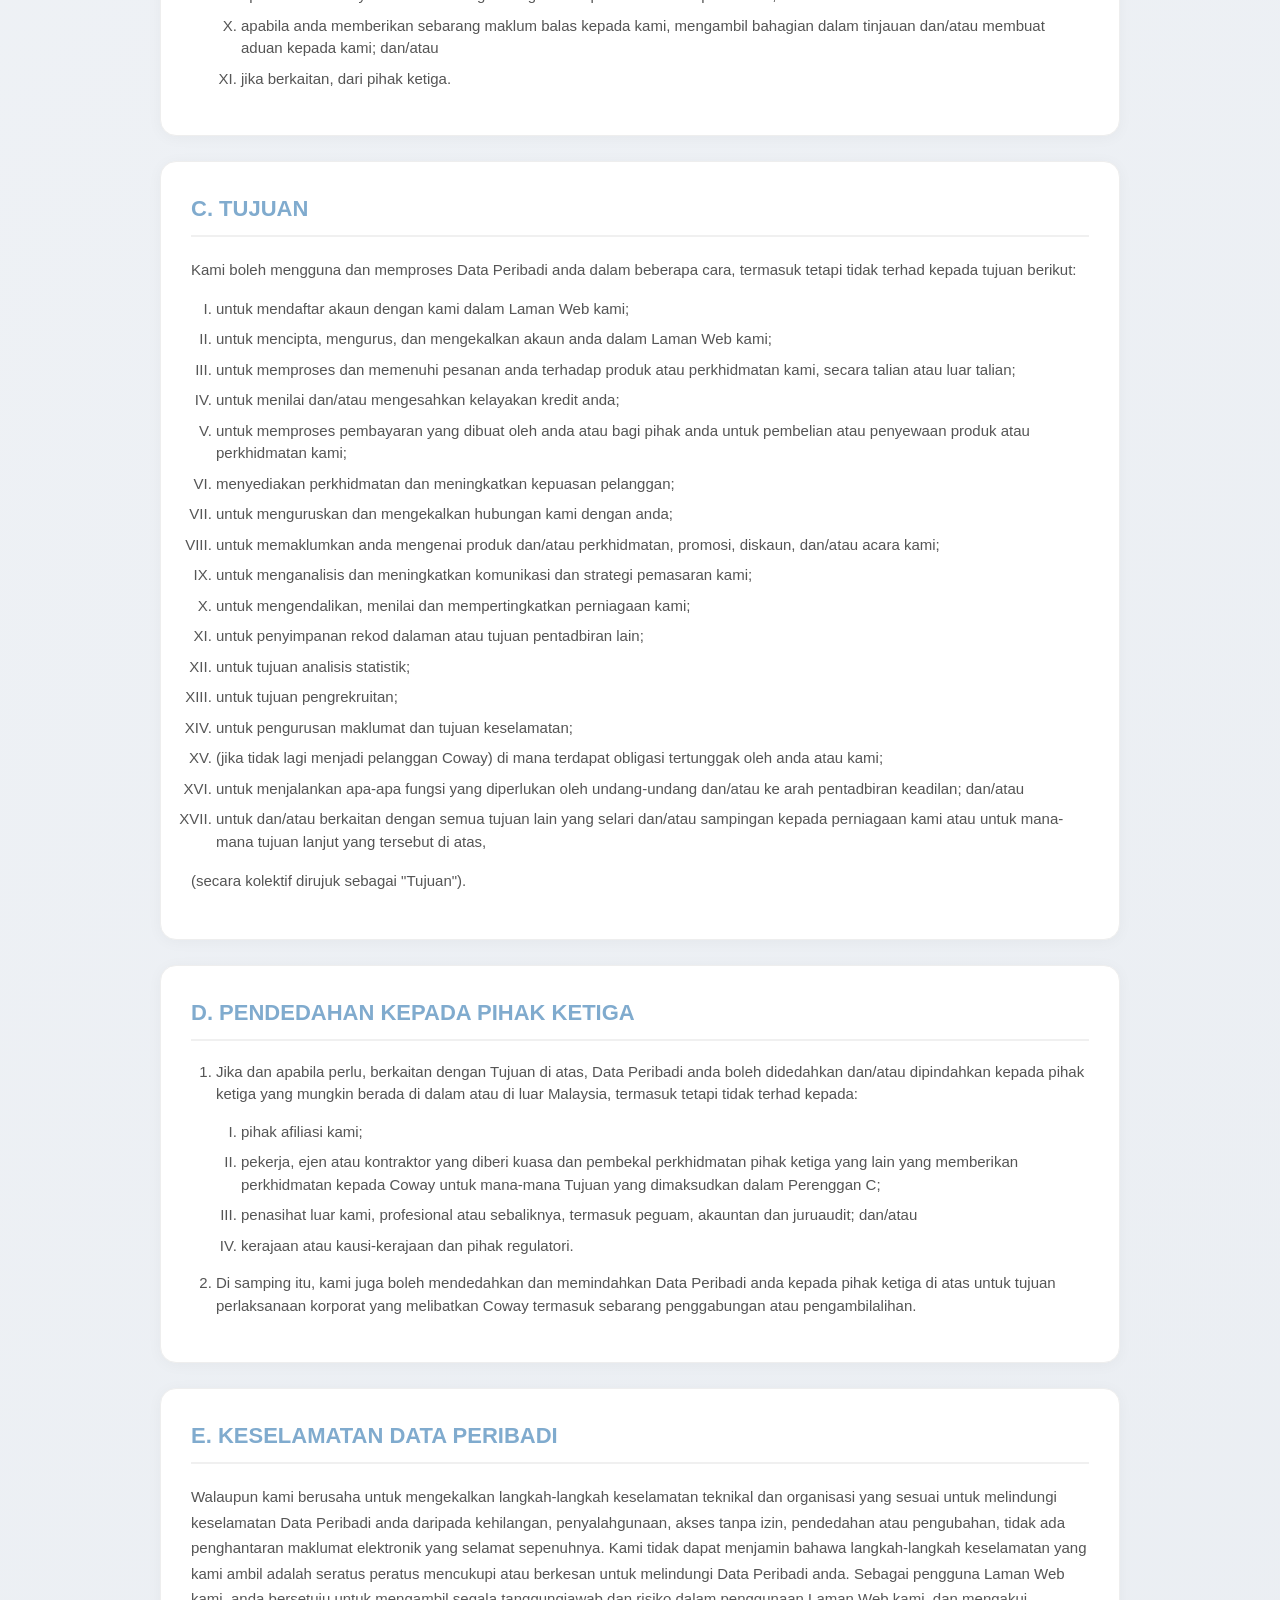
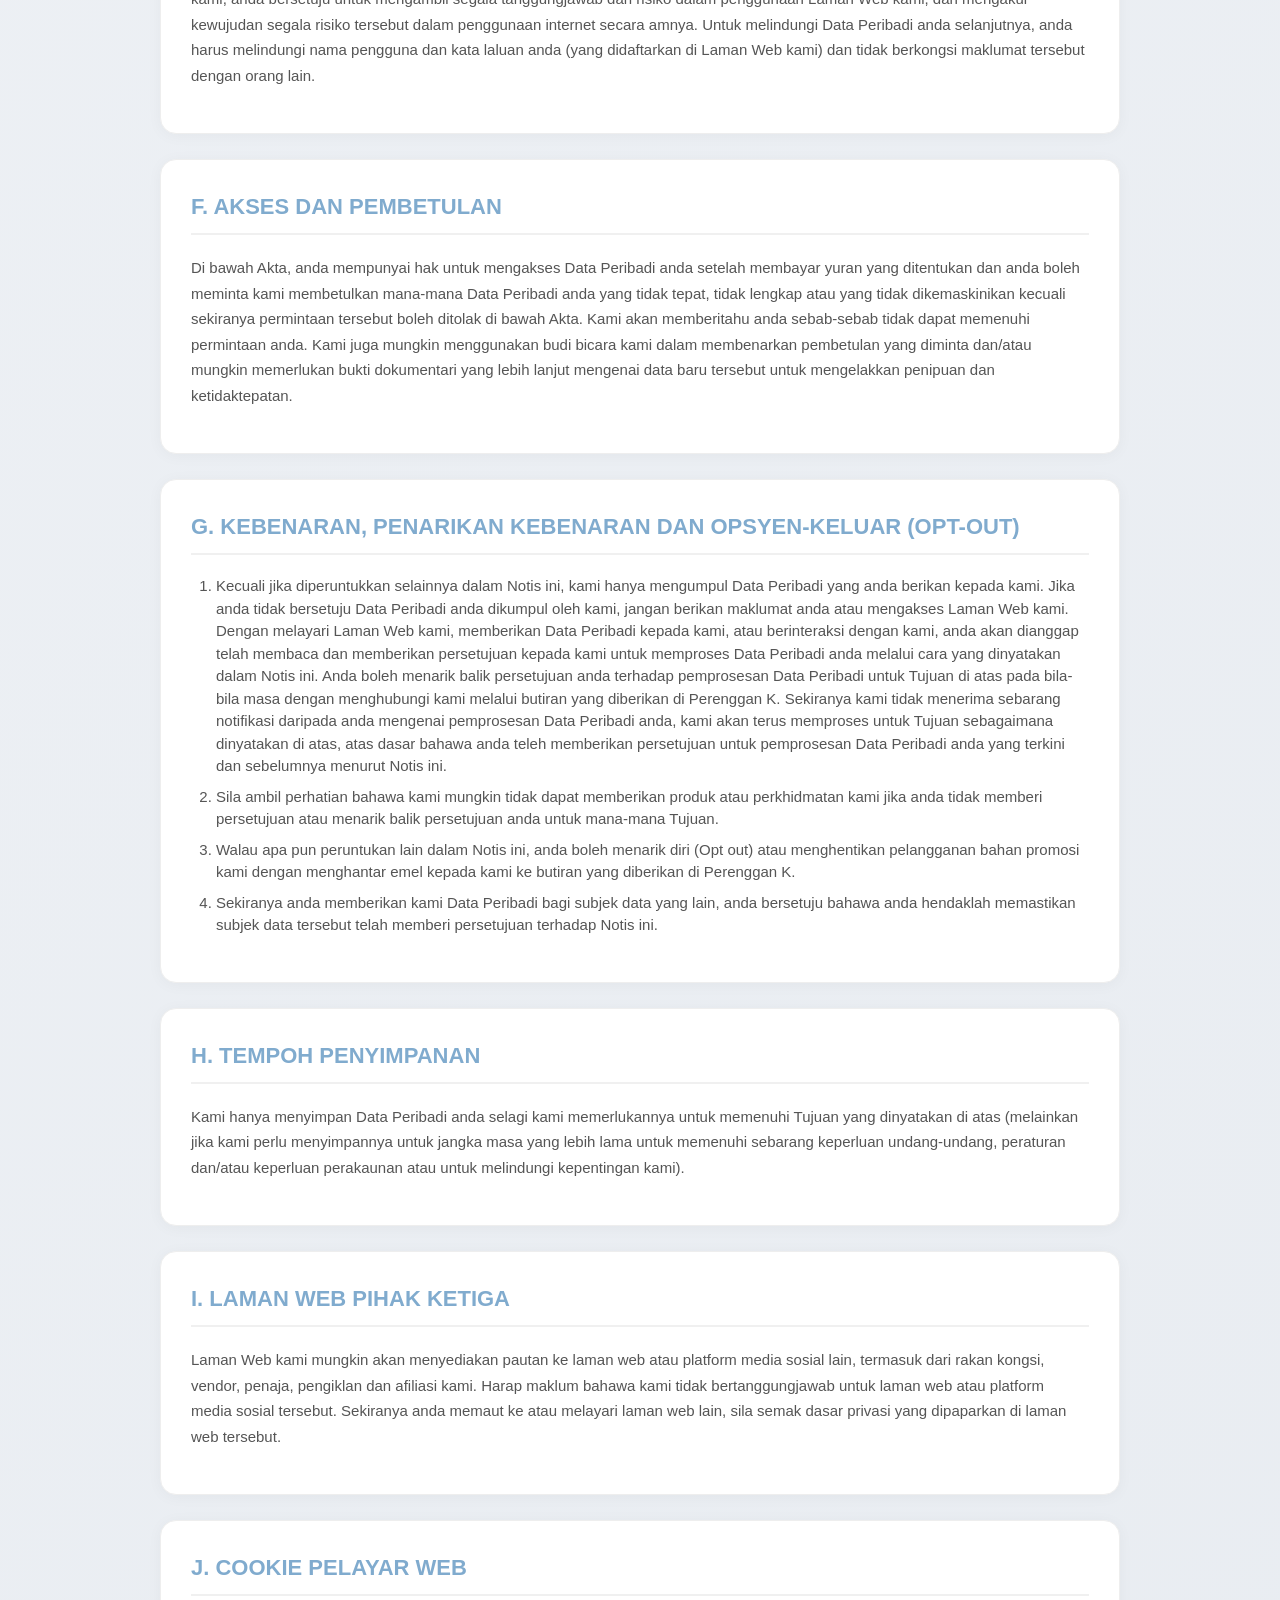
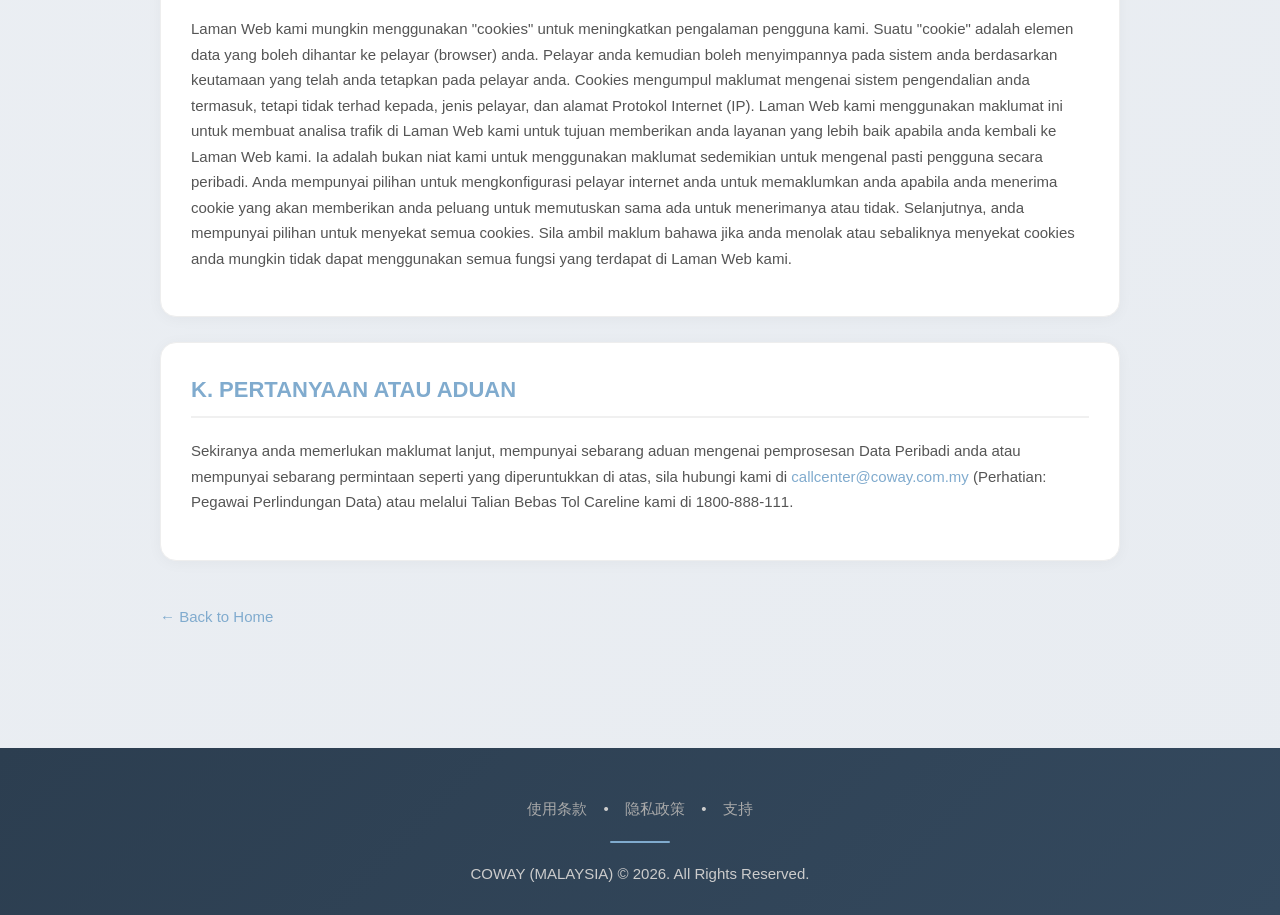
<file: privacy.html>
<!DOCTYPE html>
<html lang="en">
<head>
    <meta charset="UTF-8">
    <meta name="viewport" content="width=device-width, initial-scale=1.0, user-scalable=yes">
    <title>Coway Malaysia | Privacy Notice</title>
    <link rel="stylesheet" href="css/common.css">
    <style>
        .privacy-container {
            max-width: 1000px;
            margin: 40px auto;
            padding: 0 20px 60px;
        }
        .privacy-header {
            text-align: center;
            margin-bottom: 40px;
        }
        .privacy-header h1 {
            font-size: 36px;
            font-weight: 700;
            color: #2c3e50;
            margin-bottom: 15px;
        }
        .privacy-divider {
            width: 80px;
            height: 3px;
            background: #80abce;
            margin: 20px auto;
            border-radius: 3px;
        }
        .lang-switch {
            text-align: right;
            margin-bottom: 20px;
        }
        .lang-switch a {
            color: #80abce;
            text-decoration: none;
            font-weight: 500;
            padding: 6px 12px;
            border-radius: 20px;
            transition: all 0.3s;
        }
        .lang-switch a:hover {
            background: #80abce;
            color: #fff;
        }
        .privacy-section {
            background: #fff;
            border-radius: 16px;
            padding: 30px;
            margin-bottom: 25px;
            box-shadow: 0 2px 15px rgba(0,0,0,0.04);
            border: 1px solid #eee;
        }
        .privacy-section h2 {
            font-size: 22px;
            font-weight: 600;
            color: #80abce;
            margin-bottom: 20px;
            padding-bottom: 10px;
            border-bottom: 2px solid #f0f0f0;
        }
        .privacy-section h3 {
            font-size: 18px;
            font-weight: 600;
            color: #444;
            margin: 20px 0 10px;
        }
        .privacy-section p {
            color: #555;
            margin-bottom: 15px;
            line-height: 1.7;
        }
        .privacy-section ol, .privacy-section ul {
            margin: 15px 0;
            padding-left: 25px;
        }
        .privacy-section li {
            margin-bottom: 8px;
            color: #555;
        }
        .privacy-section a {
            color: #80abce;
            text-decoration: none;
        }
        .privacy-section a:hover {
            text-decoration: underline;
        }
        .back-link {
            display: inline-block;
            margin-top: 20px;
            color: #80abce;
            text-decoration: none;
            font-weight: 500;
            transition: all 0.3s;
        }
        .back-link:hover {
            transform: translateX(-5px);
            color: #6a9ab8;
        }
        @media (max-width: 768px) {
            .privacy-section { padding: 20px; }
            .privacy-header h1 { font-size: 28px; }
            .privacy-section h2 { font-size: 18px; }
        }
    </style>
</head>
<body>

<div class="privacy-container">
    <div class="privacy-header">
        <h1>Privacy Notice</h1>
        <div class="privacy-divider"></div>
        <p>Last Updated: April 2026</p>
    </div>
    
    <div class="lang-switch">
        <a href="#privacy-notice-eng-version">English</a> | 
        <a href="#privacy-notice-bm-version">Bahasa Malaysia</a>
    </div>
    
    <div id="privacy-notice-eng-version" class="privacy-section">
        <h2>A. INTRODUCTION</h2>
        <ol type="1">
            <li>Coway (Malaysia) Sdn. Bhd. ("<strong>Coway</strong>", "<strong>we</strong>", "<strong>our</strong>" or "<strong>us</strong>") values and is committed to protecting your Personal Data (as defined below). As such, in compliance with the Personal Data Protection Act 2010 (the "Act") and commitment towards the protection of your Personal Data, we have put in place this Privacy Notice ("Notice").</li>
            <li>This Notice explains the type of Personal Data we collect or have collected, how we collect, process, store and retain your Personal Data, and to whom we disclose or have disclosed your Personal Data as required under the Act.</li>
            <li>By providing your Personal Data to us and/or continuing access to any of our websites, online platforms and/or mobile applications (collectively "our Sites"), you declare that you have read and understood this Notice and agree to us processing your Personal Data in accordance with the manner as set out in this Notice.</li>
            <li>Kindly note that we reserve the right to amend, update and/or vary this Notice at any time. Notification of such revision shall be posted on our Sites and/or other means of communication deemed suitable by Coway. Please check our Sites from time to time to stay informed of any revisions to this Notice.</li>
        </ol>
    </div>
    
    <div class="privacy-section">
        <h2>B. COLLECTION OF PERSONAL DATA</h2>
        <ol><li>We collect and process your personal data in the course of your dealings with us, which includes without limitation:</li>
            <ol type="I">
                <li>your personal details, such as your name, company name, residential address, contact number, email address, date of birth, race, gender, marital status, national registration identity card number, passport number, nationality, images and biometrics;</li>
                <li>specimen, digital or electronic signatures as recognised under applicable laws and regulations;</li>
                <li>your payment details such as your debit/credit card information, bank account details and payment history;</li>
                <li>financial information such as your income and risk profile;</li>
                <li>technical information such as Internet Protocol (IP) address, browser type and version, time zone settings, browser plugin types, operating systems and platform, device information and account login information;</li>
                <li>information relating to your activities, habits, preferences and interests arising from your use of our products and services including your views or opinions made known to us via feedback or surveys;</li>
                <li>any details relating to any other person(s) who may be identified from any information, data or document you submit to us; and/or</li>
                <li>any other personal information you provide to us in the course of your dealings with us,</li>
            </ol>
            <p>(collectively referred to as "Personal Data").</p>
            <li>We may collect Personal Data:</li>
            <ol type="I">
                <li>when you ask us about our products or services or otherwise communicate with us;</li>
                <li>when you enter into a contract with us;</li>
                <li>when you place an order for the purchase or rental of the products or services with us, both online or offline;</li>
                <li>when you make payment for the purchase or rental of our products or services;</li>
                <li>when you register an account with us;</li>
                <li>when you participate in our promotional events;</li>
                <li>from publicly available sources;</li>
                <li>when you access our Sites;</li>
                <li>when we provide any goods or services to you;</li>
                <li>when you provide us with any feedback, participate in surveys and/or lodge a complaint with us; and/or</li>
                <li>where relevant, from third parties.</li>
            </ol>
        </ol>
    </div>
    
    <div class="privacy-section">
        <h2>C. PURPOSES</h2>
        <p>We may use and process your Personal Data in a number of ways, including but not limited to the following purposes:</p>
        <ol type="I">
            <li>to register an account with us on our Sites;</li><li>to create, manage and maintain your account on our Sites;</li>
            <li>to process and fulfil your orders of our products or services, both online or offline;</li>
            <li>to assess and/or verify your creditworthiness;</li>
            <li>to process payments made by you or on your behalf for the purchase or rental of our products or services;</li>
            <li>to provide care and enhance customer satisfaction, including but not limited to, resolving complaints, dealing with and/or responding to requests and enquiries, warranty, returns and/or other after sales services;</li>
            <li>to manage and maintain our relationship with you;</li>
            <li>to keep you informed of our products and/or services, promotions, discounts, and/or events;</li>
            <li>to analyse and enhance our marketing communications and strategies;</li>
            <li>to operate, evaluate and improve our business and the products and services we offer;</li>
            <li>for internal record keeping or other administrative purposes;</li>
            <li>for statistical analysis purposes;</li>
            <li>for recruitment purposes;</li>
            <li>for information management and security purposes;</li>
            <li>(if no longer a customer of Coway) where there are outstanding obligations either on your part or on our part;</li>
            <li>to exercise of any functions conferred by law and/or towards the administration of justice; and/or</li>
            <li>for and/or in connection with all other purpose incidental and/or ancillary to our business or in furtherance to any of the abovementioned purposes,</li>
        </ol>
        <p>(collectively referred to as "Purposes").</p>
    </div>
    
    <div class="privacy-section">
        <h2>D. DISCLOSURE TO THIRD PARTIES</h2>
        <ol><li>If and when necessary in connection with the above Purposes, your Personal Data may be disclosed and/or transferred to third parties which may or may not be located outside Malaysia, including but not limited to:</li>
            <ol type="I">
                <li>our affiliates;</li>
                <li>our employees, authorised agents or contractors and other third party service providers who provide services to Coway for any of the Purposes contemplated in Paragraph C;</li>
                <li>our external advisors, professional or otherwise, including solicitors, accountants and auditors; and/or</li>
                <li>government or quasi-government and regulatory authorities.</li>
            </ol>
            <li>In addition to the above, we may also disclose and transfer your Personal Data to the above third parties for the purposes of any corporate exercise involving Coway including any merger or acquisition.</li>
        </ol>
    </div>
    
    <div class="privacy-section">
        <h2>E. SECURITY OF PERSONAL DATA</h2>
        <p>Although we endeavour to maintain appropriate technical and organizational security measures to protect the security of your Personal Data against loss, misuse, unauthorized access, disclosure or alteration, no electronic transmission of information can be entirely secure. We cannot guarantee that the security measures we have in place are one hundred percent sufficient or effective to safeguard your Personal Data. As a user of our Sites, you agree to assume all responsibilities and risks in your use of our Sites, and acknowledge the existence of all such risks in using the internet generally. To further protect your Personal Data, you should safeguard your username and password (registered on our Sites) and not share such information with anyone.</p>
    </div>
    
    <div class="privacy-section">
        <h2>F. ACCESS AND CORRECTION</h2>
        <p>Under the Act, you have the right of access to your Personal Data upon payment of a prescribed fee and you may request that we correct any of your Personal Data that is inaccurate, incomplete or outdated unless compliance is refused under the Act. We will notify you of the reasons for not being able to accede to your request. We may also exercise our discretion in allowing the corrections requested and/or may require further documentary evidence of the new data to avoid fraud and inaccuracy.</p>
    </div>
    
    <div class="privacy-section">
        <h2>G. CONSENT, WITHDRAWAL OF CONSENT AND OPT-OUT</h2>
        <ol><li>Except as otherwise provided in this Notice, we only collect the Personal Data that you provide to us. If you would prefer that we do not collect Personal Data from you, please do not provide us with any such information or access our Sites. By visiting our Sites, providing Personal Data to us, or otherwise interacting with us, you shall be deemed to have read and consented to our processing of your Personal Data in the manner as described in this Notice. You may withdraw your consent to our processing for any of the above Purposes, at any time by contacting us via the contact details provided below at Paragraph K. If we do not receive any notification from you concerning our processing of your Personal Data, we shall proceed to continue to process the same for the Purposes as set out above, on the basis that you have consented to our current as well as all our previous processing of your Personal Data in accordance with this Notice.</li>
            <li>Please note that we may not be able to provide you with our goods or services if you do not provide us with your consent or withdraw your consent for any of the Purposes.</li>
            <li>Notwithstanding any other provision in this Notice, you may opt out of or unsubscribe from receiving our promotional materials by emailing us via the contact details provided at Paragraph K.</li>
            <li>Where you provide us with Personal Data of other data subject(s), you agree that you shall ensure that the data subject(s) has given consent to this Notice.</li>
        </ol>
    </div>
    
    <div class="privacy-section">
        <h2>H. RETENTION PERIOD</h2>
        <p>We only keep your Personal Data for as long as we require it in order to fulfil the Purposes stated above (unless we are required to keep it for a longer period to satisfy any legal, regulatory and/or accounting requirements or to protect our interests).</p>
    </div>
    
    <div class="privacy-section">
        <h2>I. THIRD PARTY WEBSITES</h2>
        <p>Our Sites may provide links to other websites or social media platforms, including those of our partners, vendors, sponsors, advertisers and affiliates. Please note that we are not responsible for those websites or social media platforms. If you link to or otherwise visit any other site, please review the privacy policies posted at that site.</p>
    </div>
    
    <div class="privacy-section">
        <h2>J. WEB BROWSER COOKIES</h2>
        <p>Our Sites may use "cookies" to enhance the experience of our users. A "cookie" is an element of data that can be sent to your browser. Your browser may then store it on your system based on the preferences you have set on your browser. Cookies gather information about your operating system including, but not limited to, browser type, and Internet Protocol (IP) address. Our Sites use this information to analyse the traffic on our Sites, and better serve you when you return to our Sites. It is not our intention to use such information to personally identify a user. You have the option to configure your internet browser to notify you when you receive a cookie, giving you the chance to decide whether or not to accept it. Further, you have the option to block all cookies. Please note, however, that if you refuse or otherwise block cookies you may not be able to use all of the functionalities available on our Sites.</p>
    </div>
    
    <div class="privacy-section">
        <h2>K. INQUIRIES OR COMPLAINTS</h2>
        <p>Should you require further information, have any complaints regarding the processing of your Personal Data or have any requests as prescribed above, kindly contact us at <a href="mailto:callcenter@coway.com.my">callcenter@coway.com.my</a> (Attention: Data Protection Officer) or via our Toll-Free Careline at 1800-888-111.</p>
    </div>
    
    <div id="privacy-notice-bm-version" class="privacy-section">
        <h2>A. PENGENALAN</h2>
        <ol type="1">
            <li>Coway (Malaysia) Sdn. Bhd. ("<strong>Coway</strong>", "<strong>kami</strong>" atau "<strong>kita</strong>") menghargai dan komited dalam melindungi Data Peribadi (seperti yang ditakrifkan di bawah) anda. Oleh demikian, untuk mematuhi Akta Perlindungan Data Peribadi 2010 ("Akta") dan komitmen terhadap perlindungan Data Peribadi anda, kami menyediakan Notis Privasi ini ("Notis").</li>
            <li>Notis ini menerangkan tentang jenis Data Peribadi yang kami kumpul atau telah dikumpulkan, cara pengumpulan, pemprosesan, penyimpanan dan pengekalan, dan pendedahan Data Peribadi anda sebagaimana yang diperuntukkan di bawah Akta.</li>
            <li>Dengan memberikan Data Peribadi anda kepada kami dan/atau akses berterusan ke mana-mana laman web, platform secara talian dan/atau aplikasi mudah alih kami (secara kolektif "Laman Web kami"), anda mengesahkan bahawa anda telah membaca dan memahami Notis ini dan bersetuju untuk kami memproses Data Peribadi anda mengikut cara yang ditetapkan dalam Notis ini.</li>
            <li>Sila ambil maklum bahawa kami berhak untuk meminda, kemaskini dan/atau mengubah Notis ini pada bila-bila masa. Notifikasi mengenai pemindaan, pengemaskinian dan/atau perubahan tersebut akan disiarkan di Laman Web kami dan/atau melalui kaedah komunikasi lain yang dianggap sesuai oleh Coway. Sila semak Laman Web kami dari semasa ke semasa untuk mengetahui sebarang pemindaan, pengemaskinian dan/atau perubahan terhadap Notis ini.</li>
        </ol>
    </div>
    
    <div class="privacy-section">
        <h2>B. PENGUMPULAN DATA PERIBADI</h2>
        <ol><li>Kami mengumpul dan memproses data peribadi anda semasa anda berurusan dengan kami, yang termasuk tetapi tidak terhad kepada:</li>
            <ol type="I">
                <li>butiran peribadi anda seperti nama, nama syarikat, alamat kediaman, nombor telefon, alamat emel, tarikh lahir, bangsa, jantina, status perkahwinan, nombor kad pengenalan, nombor passport, kewarganegaraan, gambar dan biometrik;</li>
                <li>tanda tangan spesimen, digital atau elektronik seperti yang diiktiraf di bawah undang-undang dan peraturan yang relevan;</li>
                <li>butiran pembayaran anda, seperti maklumat kad debit/kredit anda, maklumat akaun bank anda dan transaksi pembayaran;</li>
                <li>butiran kewangan seperti pendapatan dan profil risiko anda;</li>
                <li>butiran teknikal seperti alamat Internet Protocol (IP), jenis dan versi penyemak imbas, penetapan zon waktu, jenis 'browser plugin', sistem dan platform operasi, maklumat peranti dan maklumat login akaun;</li>
                <li>butiran berkenaan dengan aktiviti, tabiat, pilihan dan minat anda yang berkaitan dengan penggunaan produk dan perkhidmatan kami termasuk pandangan atau pendapat anda yang dimaklumkan kepada kami melalui maklum balas atau tinjauan;</li>
                <li>butiran lain yang berkaitan dengan individu lain yang mungkin dikenal pasti dari sebarang maklumat, data atau dokumen yang anda berikan kepada kami; dan/atau</li>
                <li>sebarang maklumat peribadi lain yang anda berikan kepada kami semasa anda berurusan dengan kami.</li>
            </ol>
            <p>(secara kolektif dirujuk sebagai "Data Peribadi").</p>
            <li>Kami mungkin akan mengumpul Data Peribadi anda:</li>
            <ol type="I">
                <li>apabila anda membuat pertanyaan kepada kami mengenai produk atau perkhidmatan kami atau berkomunikasi dengan kami;</li>
                <li>apabila anda memasuki suatu kontrak dengan kami;</li>
                <li>apabila anda membuat pesanan untuk pembelian atau penyewaan produk atau perkhidmatan dengan kami, secara talian atau luar talian;</li>
                <li>apabila anda membuat pembayaran untuk pembelian atau penyewaan produk atau perkhidmatan dengan kami;</li>
                <li>apabila anda mendaftar akaun dengan kami;</li>
                <li>apabila anda mengambil bahagian dalam acara promosi kami;</li>
                <li>dari sumber umum sedia ada;</li>
                <li>apabila anda mengakses Laman Web kami;</li>
                <li>apabila kami menyediakan sebarang barangan atau perkhidmatan kepada anda;</li>
                <li>apabila anda memberikan sebarang maklum balas kepada kami, mengambil bahagian dalam tinjauan dan/atau membuat aduan kepada kami; dan/atau</li>
                <li>jika berkaitan, dari pihak ketiga.</li>
            </ol>
        </ol>
    </div>
    
    <div class="privacy-section">
        <h2>C. TUJUAN</h2>
        <p>Kami boleh mengguna dan memproses Data Peribadi anda dalam beberapa cara, termasuk tetapi tidak terhad kepada tujuan berikut:</p>
        <ol type="I">
            <li>untuk mendaftar akaun dengan kami dalam Laman Web kami;</li><li>untuk mencipta, mengurus, dan mengekalkan akaun anda dalam Laman Web kami;</li>
            <li>untuk memproses dan memenuhi pesanan anda terhadap produk atau perkhidmatan kami, secara talian atau luar talian;</li>
            <li>untuk menilai dan/atau mengesahkan kelayakan kredit anda;</li>
            <li>untuk memproses pembayaran yang dibuat oleh anda atau bagi pihak anda untuk pembelian atau penyewaan produk atau perkhidmatan kami;</li>
            <li>menyediakan perkhidmatan dan meningkatkan kepuasan pelanggan;</li>
            <li>untuk menguruskan dan mengekalkan hubungan kami dengan anda;</li>
            <li>untuk memaklumkan anda mengenai produk dan/atau perkhidmatan, promosi, diskaun, dan/atau acara kami;</li>
            <li>untuk menganalisis dan meningkatkan komunikasi dan strategi pemasaran kami;</li>
            <li>untuk mengendalikan, menilai dan mempertingkatkan perniagaan kami;</li>
            <li>untuk penyimpanan rekod dalaman atau tujuan pentadbiran lain;</li>
            <li>untuk tujuan analisis statistik;</li>
            <li>untuk tujuan pengrekruitan;</li>
            <li>untuk pengurusan maklumat dan tujuan keselamatan;</li>
            <li>(jika tidak lagi menjadi pelanggan Coway) di mana terdapat obligasi tertunggak oleh anda atau kami;</li>
            <li>untuk menjalankan apa-apa fungsi yang diperlukan oleh undang-undang dan/atau ke arah pentadbiran keadilan; dan/atau</li>
            <li>untuk dan/atau berkaitan dengan semua tujuan lain yang selari dan/atau sampingan kepada perniagaan kami atau untuk mana-mana tujuan lanjut yang tersebut di atas,</li>
        </ol>
        <p>(secara kolektif dirujuk sebagai "Tujuan").</p>
    </div>
    
    <div class="privacy-section">
        <h2>D. PENDEDAHAN KEPADA PIHAK KETIGA</h2>
        <ol><li>Jika dan apabila perlu, berkaitan dengan Tujuan di atas, Data Peribadi anda boleh didedahkan dan/atau dipindahkan kepada pihak ketiga yang mungkin berada di dalam atau di luar Malaysia, termasuk tetapi tidak terhad kepada:</li>
            <ol type="I">
                <li>pihak afiliasi kami;</li>
                <li>pekerja, ejen atau kontraktor yang diberi kuasa dan pembekal perkhidmatan pihak ketiga yang lain yang memberikan perkhidmatan kepada Coway untuk mana-mana Tujuan yang dimaksudkan dalam Perenggan C;</li>
                <li>penasihat luar kami, profesional atau sebaliknya, termasuk peguam, akauntan dan juruaudit; dan/atau</li>
                <li>kerajaan atau kausi-kerajaan dan pihak regulatori.</li>
            </ol>
            <li>Di samping itu, kami juga boleh mendedahkan dan memindahkan Data Peribadi anda kepada pihak ketiga di atas untuk tujuan perlaksanaan korporat yang melibatkan Coway termasuk sebarang penggabungan atau pengambilalihan.</li>
        </ol>
    </div>
    
    <div class="privacy-section">
        <h2>E. KESELAMATAN DATA PERIBADI</h2>
        <p>Walaupun kami berusaha untuk mengekalkan langkah-langkah keselamatan teknikal dan organisasi yang sesuai untuk melindungi keselamatan Data Peribadi anda daripada kehilangan, penyalahgunaan, akses tanpa izin, pendedahan atau pengubahan, tidak ada penghantaran maklumat elektronik yang selamat sepenuhnya. Kami tidak dapat menjamin bahawa langkah-langkah keselamatan yang kami ambil adalah seratus peratus mencukupi atau berkesan untuk melindungi Data Peribadi anda. Sebagai pengguna Laman Web kami, anda bersetuju untuk mengambil segala tanggungjawab dan risiko dalam penggunaan Laman Web kami, dan mengakui kewujudan segala risiko tersebut dalam penggunaan internet secara amnya. Untuk melindungi Data Peribadi anda selanjutnya, anda harus melindungi nama pengguna dan kata laluan anda (yang didaftarkan di Laman Web kami) dan tidak berkongsi maklumat tersebut dengan orang lain.</p>
    </div>
    
    <div class="privacy-section">
        <h2>F. AKSES DAN PEMBETULAN</h2>
        <p>Di bawah Akta, anda mempunyai hak untuk mengakses Data Peribadi anda setelah membayar yuran yang ditentukan dan anda boleh meminta kami membetulkan mana-mana Data Peribadi anda yang tidak tepat, tidak lengkap atau yang tidak dikemaskinikan kecuali sekiranya permintaan tersebut boleh ditolak di bawah Akta. Kami akan memberitahu anda sebab-sebab tidak dapat memenuhi permintaan anda. Kami juga mungkin menggunakan budi bicara kami dalam membenarkan pembetulan yang diminta dan/atau mungkin memerlukan bukti dokumentari yang lebih lanjut mengenai data baru tersebut untuk mengelakkan penipuan dan ketidaktepatan.</p>
    </div>
    
    <div class="privacy-section">
        <h2>G. KEBENARAN, PENARIKAN KEBENARAN DAN OPSYEN-KELUAR (OPT-OUT)</h2>
        <ol><li>Kecuali jika diperuntukkan selainnya dalam Notis ini, kami hanya mengumpul Data Peribadi yang anda berikan kepada kami. Jika anda tidak bersetuju Data Peribadi anda dikumpul oleh kami, jangan berikan maklumat anda atau mengakses Laman Web kami. Dengan melayari Laman Web kami, memberikan Data Peribadi kepada kami, atau berinteraksi dengan kami, anda akan dianggap telah membaca dan memberikan persetujuan kepada kami untuk memproses Data Peribadi anda melalui cara yang dinyatakan dalam Notis ini. Anda boleh menarik balik persetujuan anda terhadap pemprosesan Data Peribadi untuk Tujuan di atas pada bila-bila masa dengan menghubungi kami melalui butiran yang diberikan di Perenggan K. Sekiranya kami tidak menerima sebarang notifikasi daripada anda mengenai pemprosesan Data Peribadi anda, kami akan terus memproses untuk Tujuan sebagaimana dinyatakan di atas, atas dasar bahawa anda teleh memberikan persetujuan untuk pemprosesan Data Peribadi anda yang terkini dan sebelumnya menurut Notis ini.</li>
            <li>Sila ambil perhatian bahawa kami mungkin tidak dapat memberikan produk atau perkhidmatan kami jika anda tidak memberi persetujuan atau menarik balik persetujuan anda untuk mana-mana Tujuan.</li>
            <li>Walau apa pun peruntukan lain dalam Notis ini, anda boleh menarik diri (Opt out) atau menghentikan pelangganan bahan promosi kami dengan menghantar emel kepada kami ke butiran yang diberikan di Perenggan K.</li>
            <li>Sekiranya anda memberikan kami Data Peribadi bagi subjek data yang lain, anda bersetuju bahawa anda hendaklah memastikan subjek data tersebut telah memberi persetujuan terhadap Notis ini.</li>
        </ol>
    </div>
    
    <div class="privacy-section">
        <h2>H. TEMPOH PENYIMPANAN</h2>
        <p>Kami hanya menyimpan Data Peribadi anda selagi kami memerlukannya untuk memenuhi Tujuan yang dinyatakan di atas (melainkan jika kami perlu menyimpannya untuk jangka masa yang lebih lama untuk memenuhi sebarang keperluan undang-undang, peraturan dan/atau keperluan perakaunan atau untuk melindungi kepentingan kami).</p>
    </div>
    
    <div class="privacy-section">
        <h2>I. LAMAN WEB PIHAK KETIGA</h2>
        <p>Laman Web kami mungkin akan menyediakan pautan ke laman web atau platform media sosial lain, termasuk dari rakan kongsi, vendor, penaja, pengiklan dan afiliasi kami. Harap maklum bahawa kami tidak bertanggungjawab untuk laman web atau platform media sosial tersebut. Sekiranya anda memaut ke atau melayari laman web lain, sila semak dasar privasi yang dipaparkan di laman web tersebut.</p>
    </div>
    
    <div class="privacy-section">
        <h2>J. COOKIE PELAYAR WEB</h2>
        <p>Laman Web kami mungkin menggunakan "cookies" untuk meningkatkan pengalaman pengguna kami. Suatu "cookie" adalah elemen data yang boleh dihantar ke pelayar (browser) anda. Pelayar anda kemudian boleh menyimpannya pada sistem anda berdasarkan keutamaan yang telah anda tetapkan pada pelayar anda. Cookies mengumpul maklumat mengenai sistem pengendalian anda termasuk, tetapi tidak terhad kepada, jenis pelayar, dan alamat Protokol Internet (IP). Laman Web kami menggunakan maklumat ini untuk membuat analisa trafik di Laman Web kami untuk tujuan memberikan anda layanan yang lebih baik apabila anda kembali ke Laman Web kami. Ia adalah bukan niat kami untuk menggunakan maklumat sedemikian untuk mengenal pasti pengguna secara peribadi. Anda mempunyai pilihan untuk mengkonfigurasi pelayar internet anda untuk memaklumkan anda apabila anda menerima cookie yang akan memberikan anda peluang untuk memutuskan sama ada untuk menerimanya atau tidak. Selanjutnya, anda mempunyai pilihan untuk menyekat semua cookies. Sila ambil maklum bahawa jika anda menolak atau sebaliknya menyekat cookies anda mungkin tidak dapat menggunakan semua fungsi yang terdapat di Laman Web kami.</p>
    </div>
    
    <div class="privacy-section">
        <h2>K. PERTANYAAN ATAU ADUAN</h2>
        <p>Sekiranya anda memerlukan maklumat lanjut, mempunyai sebarang aduan mengenai pemprosesan Data Peribadi anda atau mempunyai sebarang permintaan seperti yang diperuntukkan di atas, sila hubungi kami di <a href="mailto:callcenter@coway.com.my">callcenter@coway.com.my</a> (Perhatian: Pegawai Perlindungan Data) atau melalui Talian Bebas Tol Careline kami di 1800-888-111.</p>
    </div>
    
    <a href="index.html" class="back-link">← Back to Home</a>
</div>

<script src="js/i18n.js"></script>
<script src="js/api.js"></script>
<script src="js/layout2.js"></script>
</body>
</html>
</file>
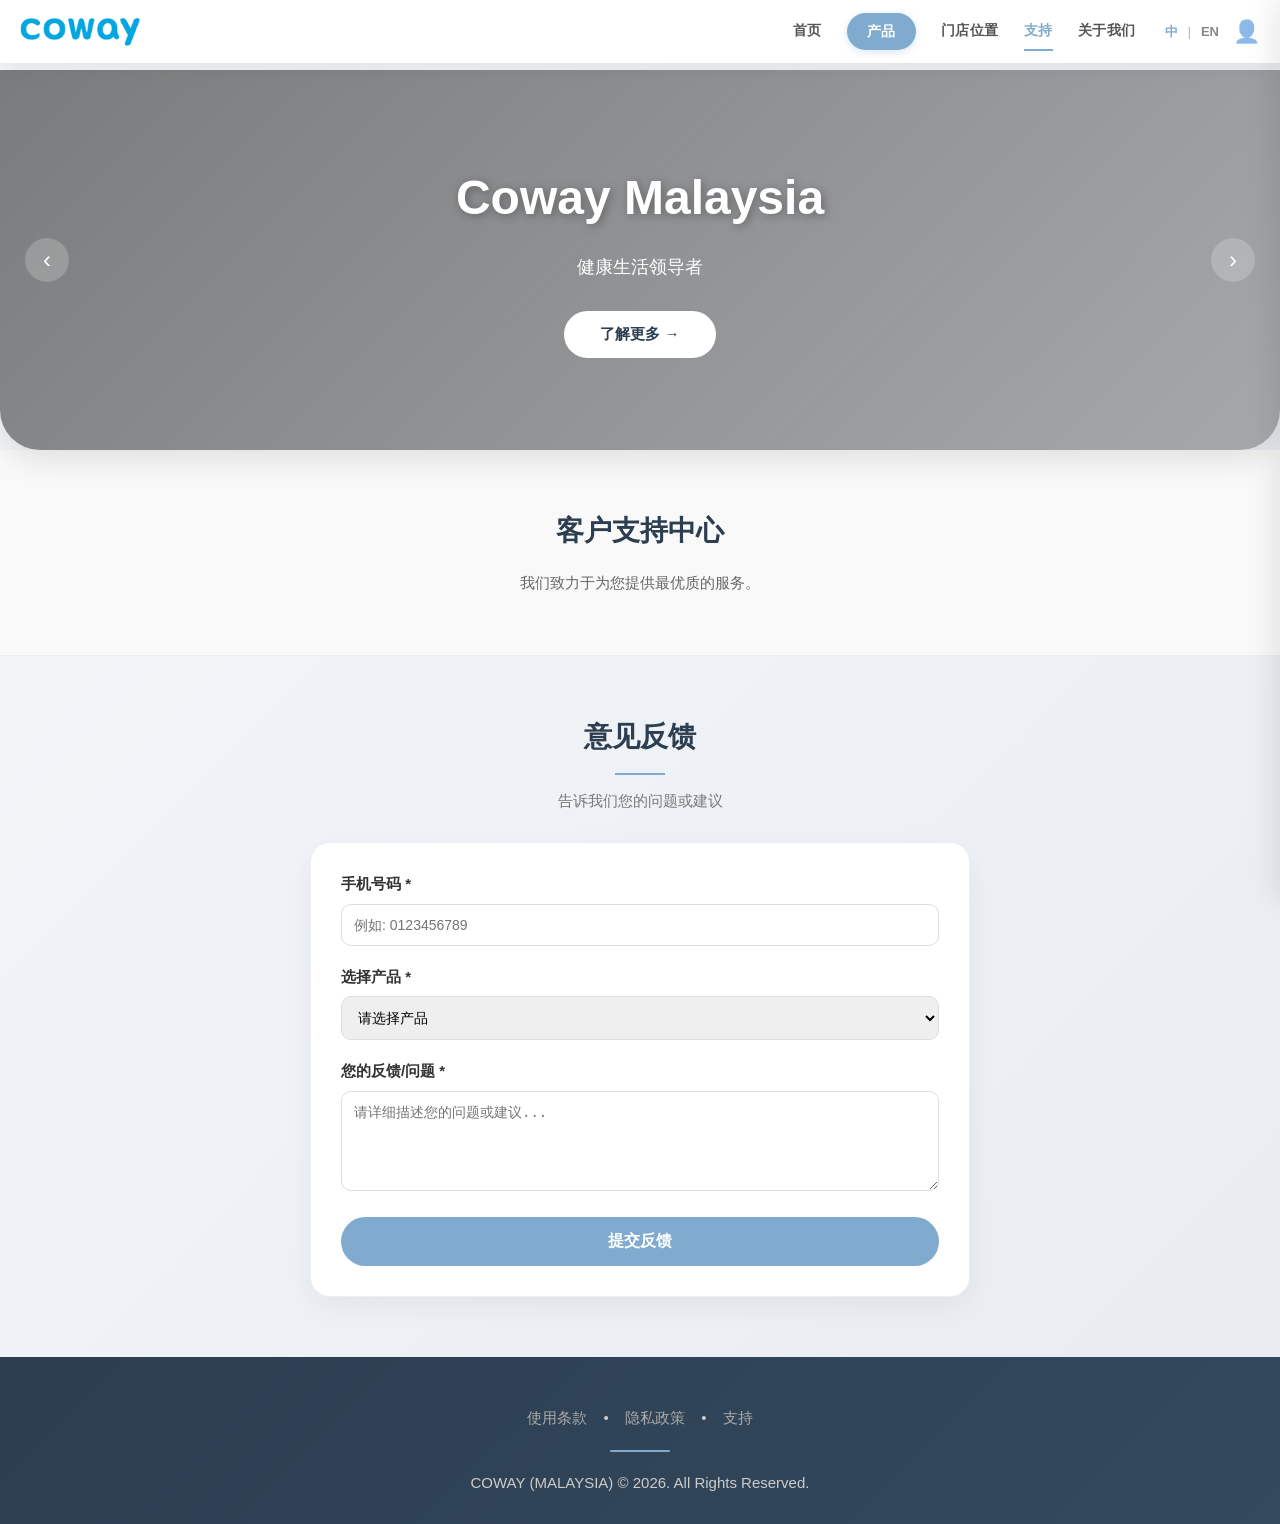
<file: support.html>
<!DOCTYPE html>
<html lang="en">
<head>
    <meta charset="UTF-8">
    <meta name="viewport" content="width=device-width, initial-scale=1.0, user-scalable=yes">
    <title>Coway Malaysia | 支持与反馈</title>
    <link rel="stylesheet" href="css/common.css">
    <style>
        .carousel-banner {
            width: 100%;
            height: 380px;
            position: relative;
            overflow: hidden;
            border-radius: 0 0 40px 40px;
            box-shadow: 0 10px 30px rgba(0,0,0,0.1);
        }
        .carousel-slides { width: 100%; height: 100%; position: relative; }
        .carousel-slide {
            position: absolute; top: 0; left: 0; width: 100%; height: 100%;
            opacity: 0; transition: opacity 0.8s;
            background-size: cover; background-position: center;
            display: flex; align-items: center; justify-content: center;
            text-align: center; color: #fff;
        }
        .carousel-slide.active { opacity: 1; }
        .carousel-slide::before {
            content: ''; position: absolute; top: 0; left: 0; width: 100%; height: 100%;
            background: linear-gradient(135deg, rgba(0,0,0,0.5), rgba(0,0,0,0.3));
        }
        .carousel-content { position: relative; z-index: 2; max-width: 800px; padding: 20px; }
        .carousel-content h2 { font-size: 48px; margin-bottom: 20px; text-shadow: 2px 2px 10px rgba(0,0,0,0.3); }
        .carousel-content p { font-size: 18px; margin-bottom: 30px; }
        .carousel-content a {
            background: #fff; color: #2c3e50; padding: 12px 36px; border-radius: 40px;
            text-decoration: none; font-weight: 600; display: inline-block;
        }
        .carousel-content a:hover { background: #80abce; color: #fff; }
        .carousel-dots {
            position: absolute; bottom: 25px; left: 0; right: 0;
            display: flex; justify-content: center; gap: 10px; z-index: 10;
        }
        .carousel-dot {
            width: 10px; height: 10px; border-radius: 50%; background: rgba(255,255,255,0.5);
            cursor: pointer; transition: all 0.3s;
        }
        .carousel-dot.active { background: #fff; width: 28px; border-radius: 5px; }
        .carousel-prev, .carousel-next {
            position: absolute; top: 50%; transform: translateY(-50%);
            width: 44px; height: 44px; background: rgba(255,255,255,0.2);
            backdrop-filter: blur(5px); color: #fff; border: none; border-radius: 50%;
            cursor: pointer; font-size: 24px; z-index: 10;
        }
        .carousel-prev { left: 25px; }
        .carousel-next { right: 25px; }
        
        .blank-section {
            background: #f9f9f9; padding: 60px 20px; text-align: center;
            border-bottom: 1px solid #eee;
        }
        .blank-section h2 { font-size: 28px; color: #2c3e50; margin-bottom: 20px; }
        .blank-section p { color: #666; max-width: 600px; margin: 0 auto; }
        
        .feedback-section { max-width: 700px; margin: 60px auto; padding: 0 20px; }
        .feedback-header { text-align: center; margin-bottom: 30px; }
        .feedback-header h2 { font-size: 28px; color: #2c3e50; margin-bottom: 10px; }
        .feedback-header p { color: #777; }
        .feedback-divider { width: 50px; height: 2px; background: #80abce; margin: 15px auto; }
        
        .feedback-form {
            background: #fff; border-radius: 20px; padding: 30px;
            box-shadow: 0 10px 30px rgba(0,0,0,0.05); border: 1px solid #eee;
        }
        .form-group { margin-bottom: 20px; }
        .form-group label { display: block; font-weight: 600; margin-bottom: 8px; color: #333; }
        .form-group input, .form-group select, .form-group textarea {
            width: 100%; padding: 12px; border: 1px solid #ddd; border-radius: 10px;
            font-size: 14px; transition: border 0.3s;
        }
        .form-group input:focus, .form-group select:focus, .form-group textarea:focus {
            outline: none; border-color: #80abce;
        }
        .form-group textarea { resize: vertical; min-height: 100px; }
        .btn-submit {
            background: #80abce; color: #fff; border: none; padding: 14px;
            border-radius: 40px; width: 100%; font-size: 16px; font-weight: 600;
            cursor: pointer; transition: all 0.3s;
        }
        .btn-submit:hover { background: #6a9ab8; transform: translateY(-2px); }
        
        .success-toast {
            display: none; position: fixed; bottom: 30px; left: 50%;
            transform: translateX(-50%); background: #27ae60; color: #fff;
            padding: 12px 24px; border-radius: 40px; z-index: 2000;
            font-weight: 500; animation: fadeInUp 0.3s ease;
        }
        .success-toast.show { display: block; }
        @keyframes fadeInUp { from { opacity: 0; transform: translateY(30px); } to { opacity: 1; transform: translateY(0); } }
        
        @media (max-width: 768px) {
            .carousel-content h2 { font-size: 28px; }
            .carousel-banner { height: 300px; }
            .feedback-form { padding: 20px; }
        }
    </style>
</head>
<body>
    <div class="carousel-banner">
        <div class="carousel-slides" id="carouselSlides"></div>
        <button class="carousel-prev" id="carouselPrev">‹</button>
        <button class="carousel-next" id="carouselNext">›</button>
        <div class="carousel-dots" id="carouselDots"></div>
    </div>

    <div class="blank-section">
        <h2 data-i18n="support.title">💬 客户支持中心</h2>
        <p data-i18n="support.subtitle">我们致力于为您提供最优质的服务。如有任何疑问，请随时联系我们或填写以下表格，我们的客服团队会尽快回复您。</p>
    </div>

    <div class="feedback-section">
        <div class="feedback-header">
            <h2 data-i18n="support.feedback.title">📝 意见反馈</h2>
            <div class="feedback-divider"></div>
            <p data-i18n="support.feedback.subtitle">告诉我们您的问题或建议，我们会尽快回复</p>
        </div>
        
        <form id="feedbackForm" class="feedback-form">
            <div class="form-group">
                <label data-i18n="support.phone">📱 手机号码 *</label>
                <input type="tel" id="feedbackPhone" data-i18n-placeholder="support.phone.placeholder" placeholder="例如: 0123456789" required>
            </div>
            <div class="form-group">
                <label data-i18n="support.product">📦 选择产品 *</label>
                <select id="feedbackProduct" required>
                    <option value="" data-i18n="support.selectProduct">请选择产品</option>
                    <option value="water" data-i18n="support.product.water">💧 水机</option>
                    <option value="air" data-i18n="support.product.air">🌬️ 空气净化器</option>
                    <option value="ac" data-i18n="support.product.ac">❄️ 冷气机</option>
                    <option value="washer" data-i18n="support.product.washer">🧺 洗衣机</option>
                    <option value="toilet" data-i18n="support.product.toilet">🚽 马桶</option>
                    <option value="massageChair" data-i18n="support.product.massageChair">💆 按摩椅</option>
                    <option value="massageBed" data-i18n="support.product.massageBed">🛏️ 按摩床</option>
                    <option value="bed" data-i18n="support.product.bed">🛌 床</option>
                    <option value="other" data-i18n="support.product.other">其他</option>
                </select>
            </div>
            <div class="form-group">
                <label data-i18n="support.message">💬 您的反馈/问题 *</label>
                <textarea id="feedbackMessage" data-i18n-placeholder="support.message.placeholder" placeholder="请详细描述您的问题或建议..." required></textarea>
            </div>
            <button type="submit" class="btn-submit" data-i18n="support.submit">✉️ 提交反馈</button>
        </form>
    </div>

    <div id="successToast" class="success-toast" data-i18n="support.success">✅ 反馈已提交，我们会尽快回复您！</div>

    <script src="js/i18n.js"></script>
    <script src="js/api.js"></script>
    <script src="js/layout2.js"></script>
    <script>
        let carouselData = [];
        let currentCarouselSlide = 0;
        let carouselInterval = null;
        
        function escapeHtml(str) {
            if (!str) return '';
            return str.replace(/[&<>]/g, m => ({ '&':'&amp;', '<':'&lt;', '>':'&gt;' })[m]);
        }
        
        async function loadCarousel() {
            try {
                carouselData = await getCarousel();
                renderCarousel();
            } catch (e) {
                console.error('加载轮播失败:', e);
                carouselData = [];
                renderCarousel();
            }
        }
        
        function renderCarousel() {
            const container = document.getElementById('carouselSlides');
            const dots = document.getElementById('carouselDots');
            if (!container) return;
            container.innerHTML = '';
            if (!carouselData.length) {
                container.innerHTML = '<div class="carousel-slide active" style="background-image:url(https://placehold.co/1600x380/80abce/white?text=Coway);"><div class="carousel-content"><h2>Coway Malaysia</h2><p>健康生活领导者</p><a href="#" data-i18n="home.carousel.learnMore">了解更多 →</a></div></div>';
                dots.innerHTML = '';
                I18N.updatePage();
                return;
            }
            carouselData.forEach((item, i) => {
                const slide = document.createElement('div');
                slide.className = `carousel-slide ${i === currentCarouselSlide ? 'active' : ''}`;
                slide.style.backgroundImage = `url(${item.image})`;
                slide.innerHTML = `<div class="carousel-content"><h2>${escapeHtml(item.title)}</h2><p>${escapeHtml(item.desc)}</p><a href="${item.link || '#'}" data-i18n="home.carousel.learnMore">了解更多 →</a></div>`;
                container.appendChild(slide);
            });
            dots.innerHTML = '';
            carouselData.forEach((_, i) => {
                const dot = document.createElement('div');
                dot.className = `carousel-dot ${i === currentCarouselSlide ? 'active' : ''}`;
                dot.onclick = () => { currentCarouselSlide = i; updateCarouselDisplay(); resetAutoPlay(); };
                dots.appendChild(dot);
            });
            if (carouselInterval) clearInterval(carouselInterval);
            carouselInterval = setInterval(nextSlide, 5000);
            I18N.updatePage();
        }
        
        function updateCarouselDisplay() {
            document.querySelectorAll('.carousel-slide').forEach((s, i) => s.classList.toggle('active', i === currentCarouselSlide));
            document.querySelectorAll('.carousel-dot').forEach((d, i) => d.classList.toggle('active', i === currentCarouselSlide));
        }
        
        function nextSlide() { if (carouselData.length) { currentCarouselSlide = (currentCarouselSlide + 1) % carouselData.length; updateCarouselDisplay(); } }
        function prevSlide() { if (carouselData.length) { currentCarouselSlide = (currentCarouselSlide - 1 + carouselData.length) % carouselData.length; updateCarouselDisplay(); } }
        function resetAutoPlay() { if (carouselInterval) clearInterval(carouselInterval); carouselInterval = setInterval(nextSlide, 5000); }
        
        // 反馈提交
        const feedbackForm = document.getElementById('feedbackForm');
        const successToast = document.getElementById('successToast');
        
        feedbackForm?.addEventListener('submit', async (e) => {
            e.preventDefault();
            const phone = document.getElementById('feedbackPhone').value;
            const product = document.getElementById('feedbackProduct').value;
            const message = document.getElementById('feedbackMessage').value;
            if (!phone || !product || !message) {
                alert(I18N.t('support.fillRequired'));
                return;
            }
            const feedback = {
                id: Date.now(),
                phone: phone,
                product: product,
                message: message,
                status: 'pending',
                createdAt: new Date().toISOString()
            };
            try {
                await saveFeedback(feedback);
                successToast.classList.add('show');
                setTimeout(() => successToast.classList.remove('show'), 3000);
                feedbackForm.reset();
            } catch (error) {
                console.error('提交反馈失败:', error);
                alert('提交失败，请稍后再试');
            }
        });
        
        window.addEventListener('languageChanged', () => {
            renderCarousel();
        });
        
        document.addEventListener('DOMContentLoaded', () => {
            loadCarousel();
            document.getElementById('carouselPrev')?.addEventListener('click', () => { prevSlide(); resetAutoPlay(); });
            document.getElementById('carouselNext')?.addEventListener('click', () => { nextSlide(); resetAutoPlay(); });
        });
    </script>
</body>
</html>
</file>
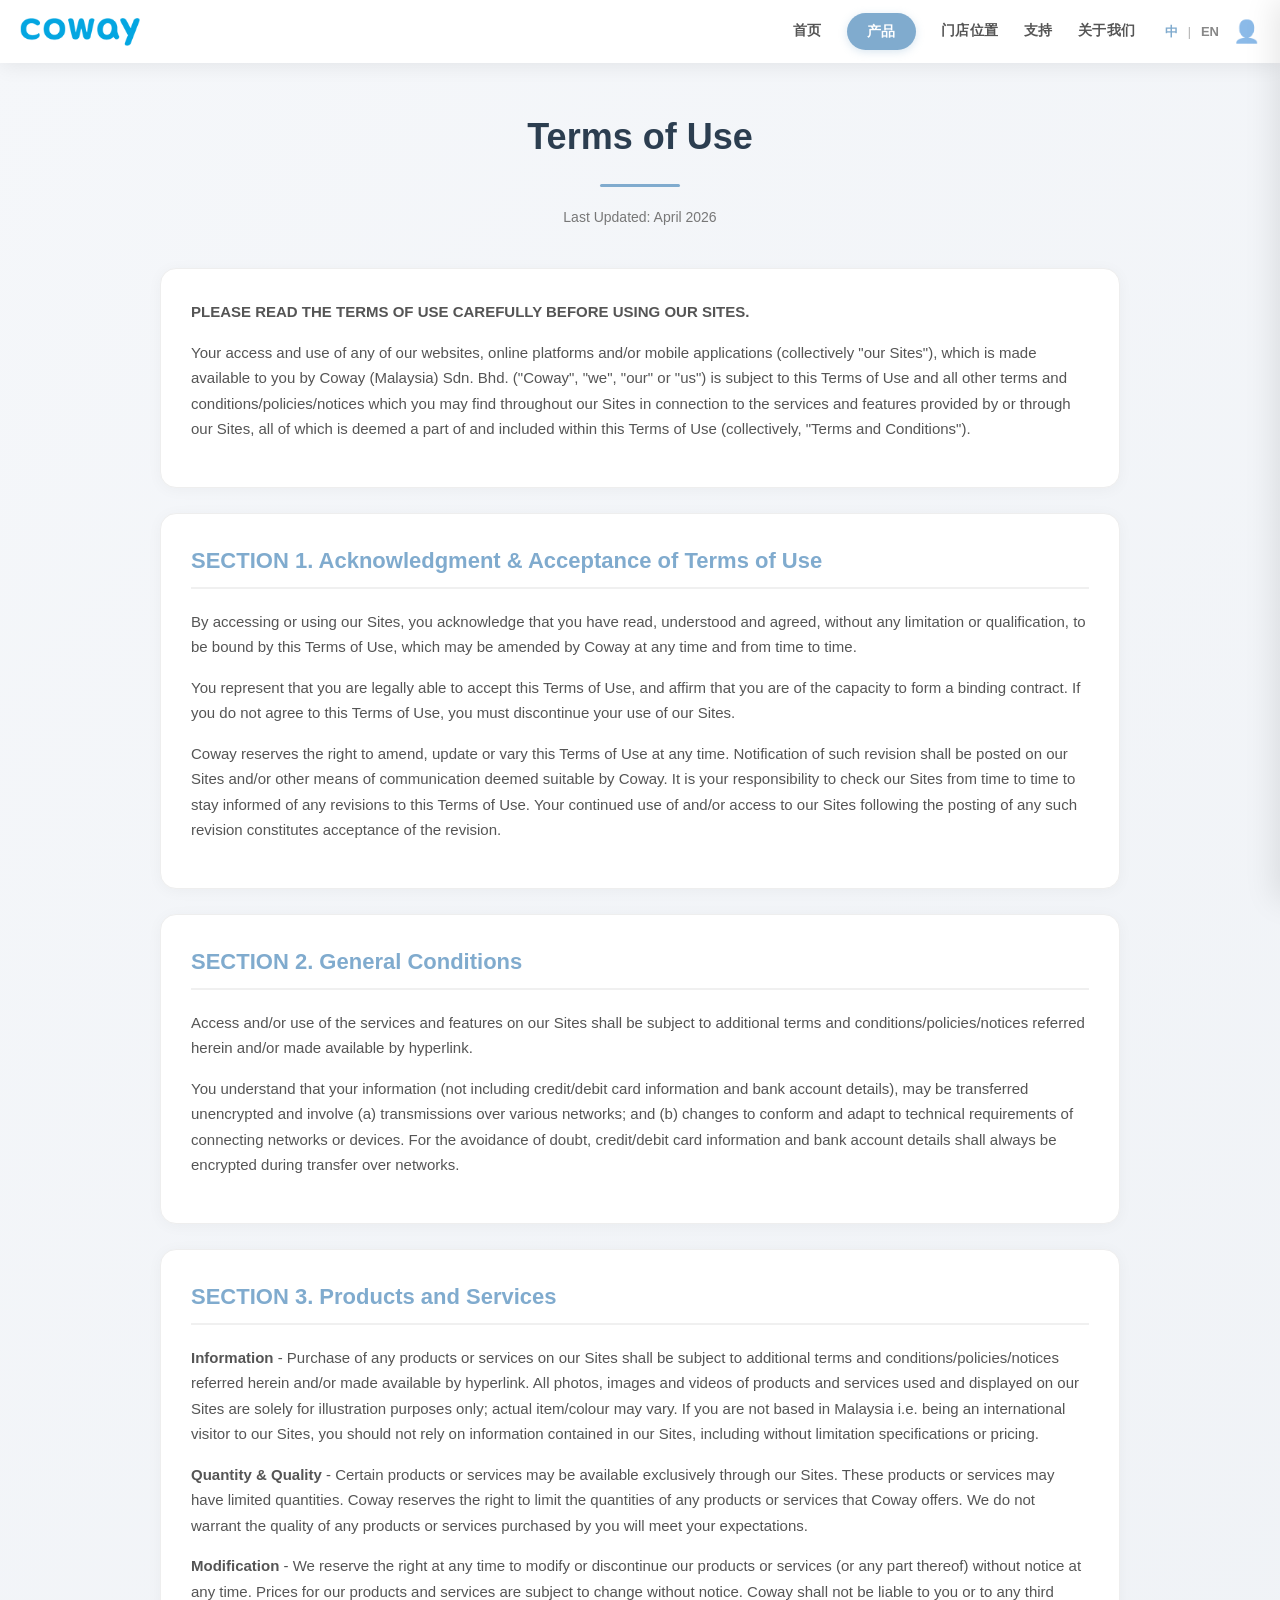
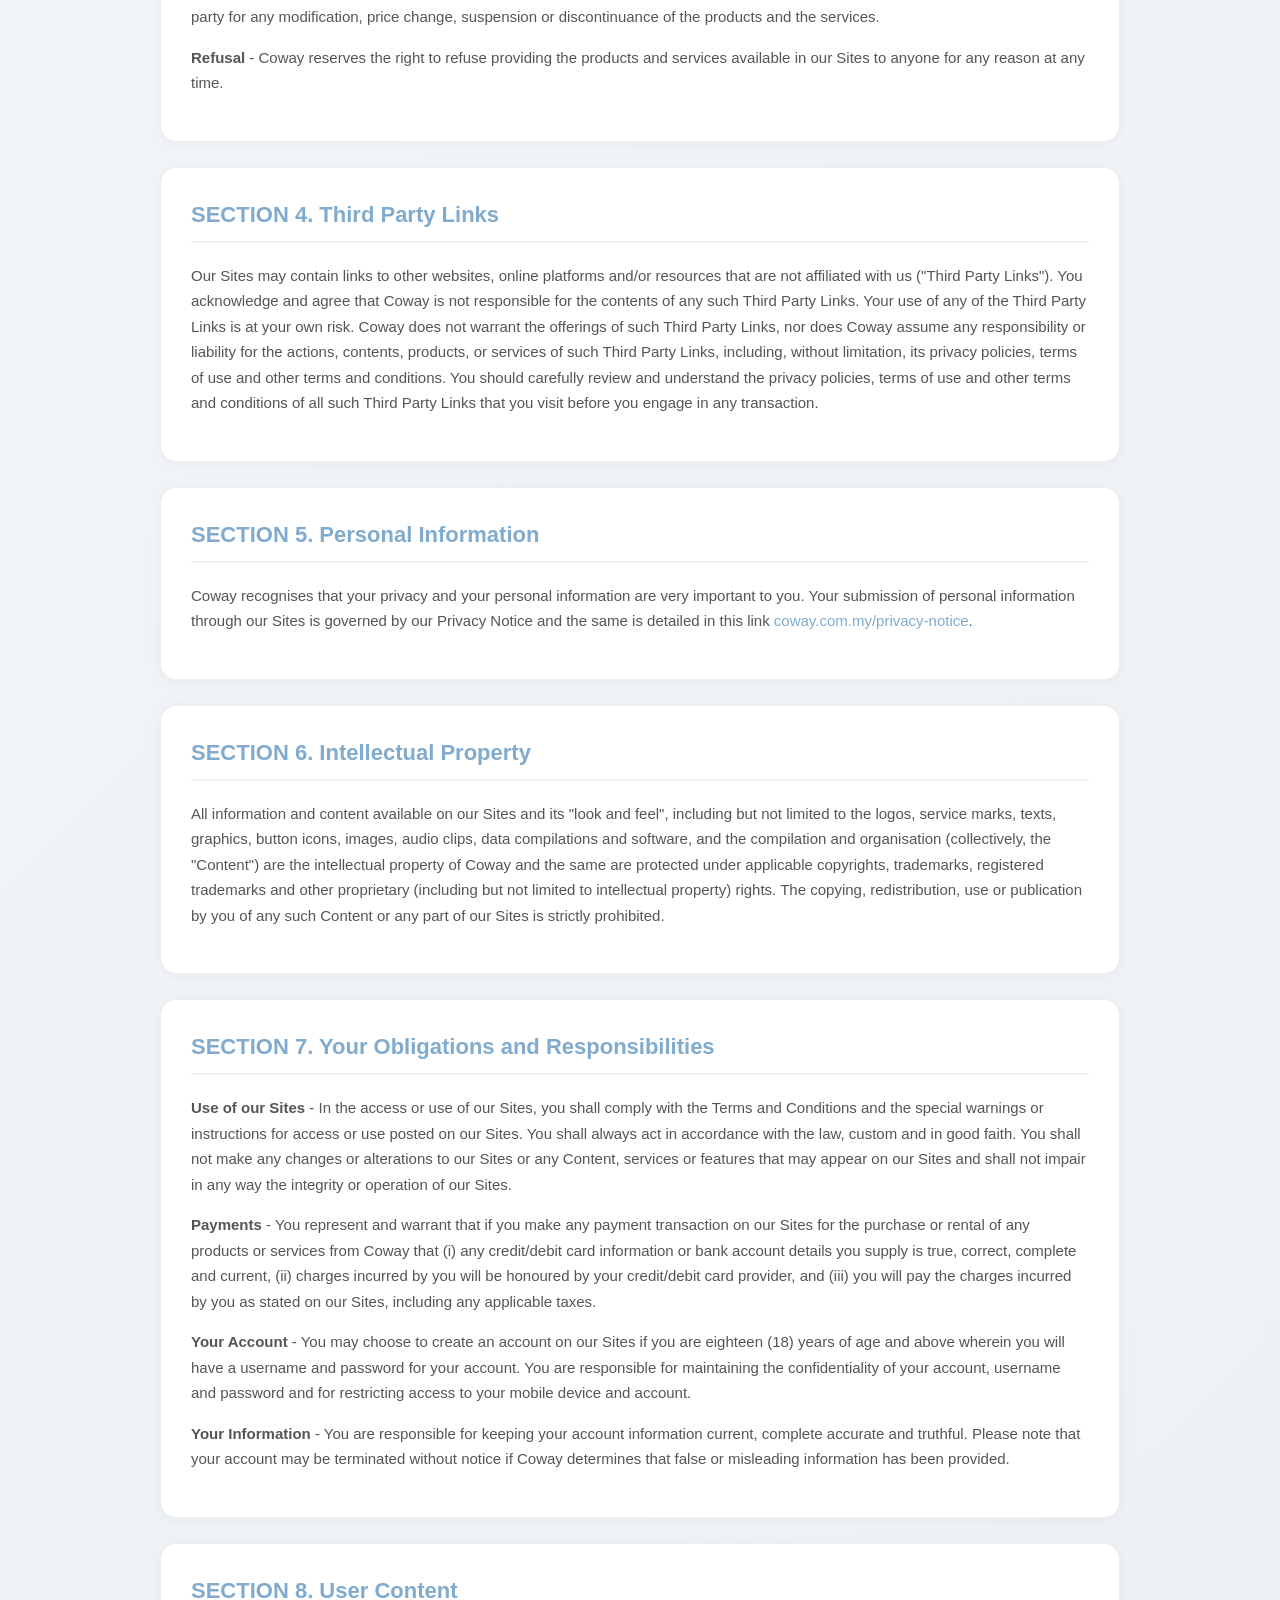
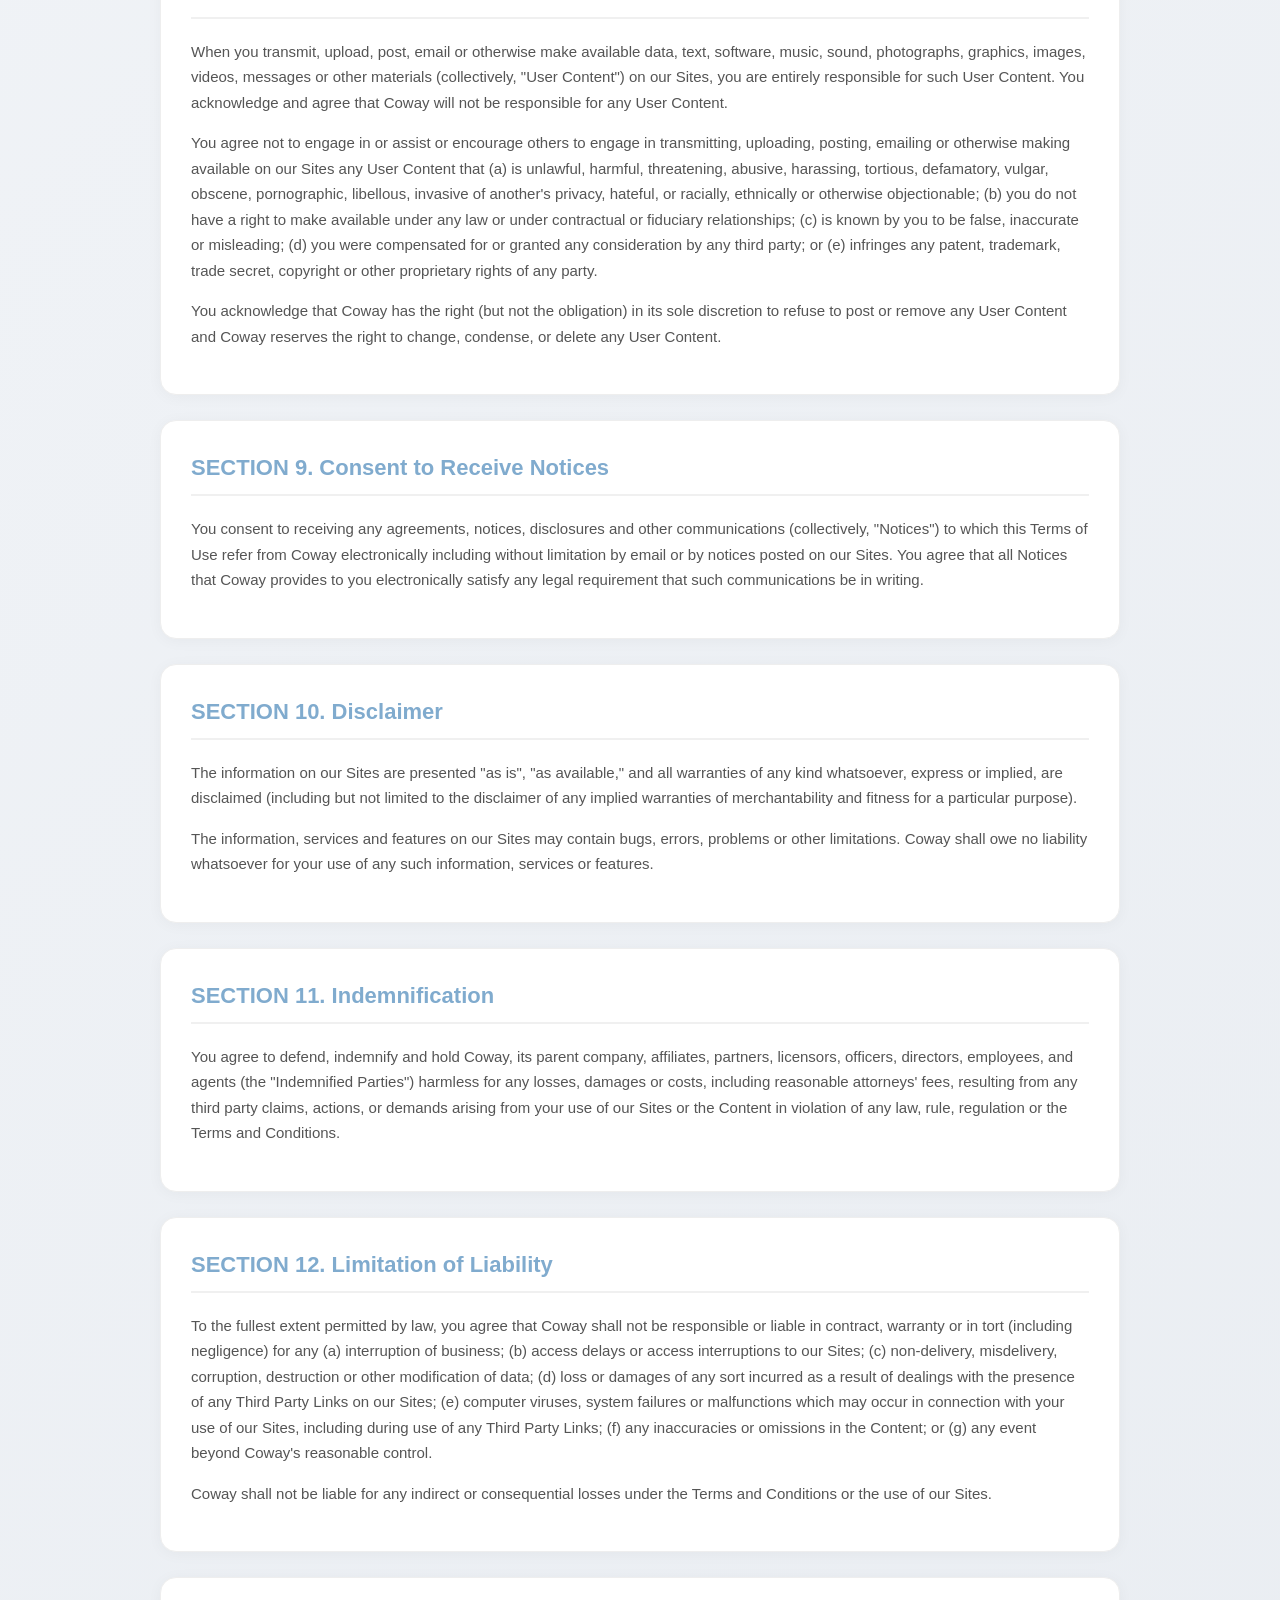
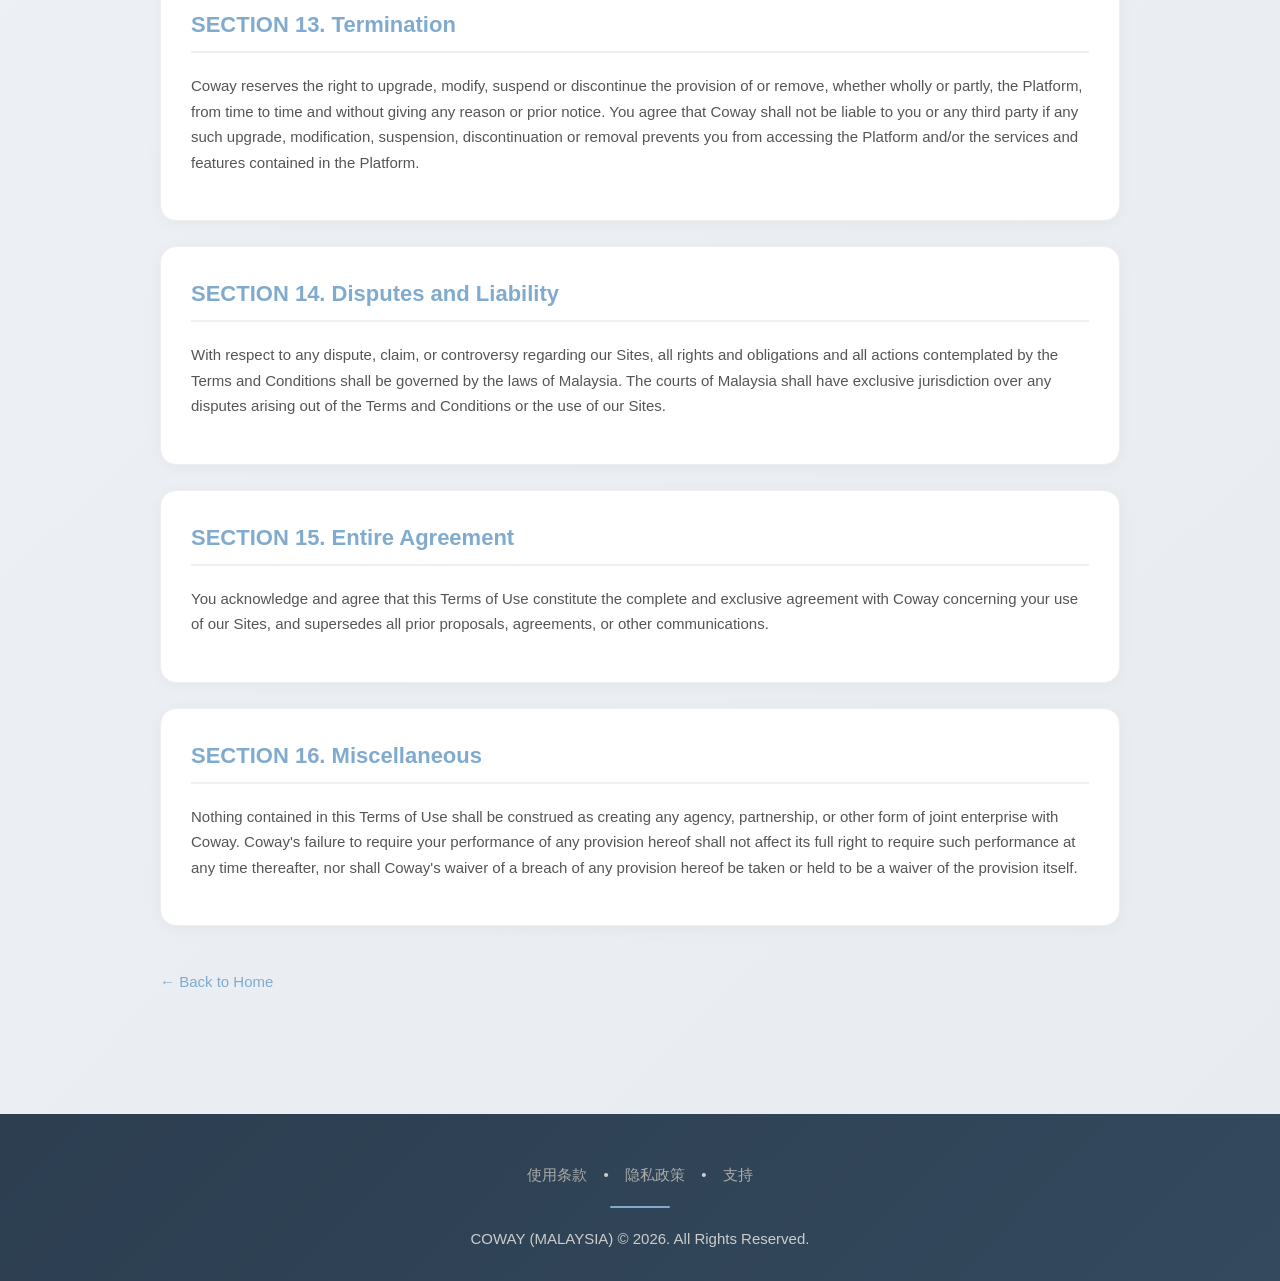
<file: terms.html>
<!DOCTYPE html>
<html lang="en">
<head>
    <meta charset="UTF-8">
    <meta name="viewport" content="width=device-width, initial-scale=1.0, user-scalable=yes">
    <title>Coway Malaysia | Terms of Use</title>
    <link rel="stylesheet" href="css/common.css">
    <style>
        .terms-container {
            max-width: 1000px;
            margin: 40px auto;
            padding: 0 20px 60px;
        }
        .terms-header {
            text-align: center;
            margin-bottom: 40px;
        }
        .terms-header h1 {
            font-size: 36px;
            font-weight: 700;
            color: #2c3e50;
            margin-bottom: 15px;
        }
        .terms-header p {
            color: #777;
            font-size: 14px;
        }
        .terms-divider {
            width: 80px;
            height: 3px;
            background: #80abce;
            margin: 20px auto;
            border-radius: 3px;
        }
        .terms-section {
            background: #fff;
            border-radius: 16px;
            padding: 30px;
            margin-bottom: 25px;
            box-shadow: 0 2px 15px rgba(0,0,0,0.04);
            border: 1px solid #eee;
        }
        .terms-section:hover {
            box-shadow: 0 8px 25px rgba(0,0,0,0.08);
        }
        .terms-section h2 {
            font-size: 22px;
            font-weight: 600;
            color: #80abce;
            margin-bottom: 20px;
            padding-bottom: 10px;
            border-bottom: 2px solid #f0f0f0;
        }
        .terms-section h3 {
            font-size: 18px;
            font-weight: 600;
            color: #444;
            margin: 20px 0 10px;
        }
        .terms-section p {
            color: #555;
            margin-bottom: 15px;
            line-height: 1.7;
        }
        .terms-section ul {
            margin: 15px 0;
            padding-left: 25px;
        }
        .terms-section li {
            margin-bottom: 8px;
            color: #555;
        }
        .terms-section a {
            color: #80abce;
            text-decoration: none;
        }
        .terms-section a:hover {
            text-decoration: underline;
        }
        .back-link {
            display: inline-block;
            margin-top: 20px;
            color: #80abce;
            text-decoration: none;
            font-weight: 500;
            transition: all 0.3s;
        }
        .back-link:hover {
            transform: translateX(-5px);
            color: #6a9ab8;
        }
        @media (max-width: 768px) {
            .terms-section { padding: 20px; }
            .terms-header h1 { font-size: 28px; }
            .terms-section h2 { font-size: 18px; }
        }
    </style>
</head>
<body>

<div class="terms-container">
    <div class="terms-header">
        <h1>Terms of Use</h1>
        <div class="terms-divider"></div>
        <p>Last Updated: April 2026</p>
    </div>
    
    <div class="terms-section">
        <p><strong>PLEASE READ THE TERMS OF USE CAREFULLY BEFORE USING OUR SITES.</strong></p>
        <p>Your access and use of any of our websites, online platforms and/or mobile applications (collectively "our Sites"), which is made available to you by Coway (Malaysia) Sdn. Bhd. ("Coway", "we", "our" or "us") is subject to this Terms of Use and all other terms and conditions/policies/notices which you may find throughout our Sites in connection to the services and features provided by or through our Sites, all of which is deemed a part of and included within this Terms of Use (collectively, "Terms and Conditions").</p>
    </div>
    
    <div class="terms-section">
        <h2>SECTION 1. Acknowledgment & Acceptance of Terms of Use</h2>
        <p>By accessing or using our Sites, you acknowledge that you have read, understood and agreed, without any limitation or qualification, to be bound by this Terms of Use, which may be amended by Coway at any time and from time to time.</p>
        <p>You represent that you are legally able to accept this Terms of Use, and affirm that you are of the capacity to form a binding contract. If you do not agree to this Terms of Use, you must discontinue your use of our Sites.</p>
        <p>Coway reserves the right to amend, update or vary this Terms of Use at any time. Notification of such revision shall be posted on our Sites and/or other means of communication deemed suitable by Coway. It is your responsibility to check our Sites from time to time to stay informed of any revisions to this Terms of Use. Your continued use of and/or access to our Sites following the posting of any such revision constitutes acceptance of the revision.</p>
    </div>
    
    <div class="terms-section">
        <h2>SECTION 2. General Conditions</h2>
        <p>Access and/or use of the services and features on our Sites shall be subject to additional terms and conditions/policies/notices referred herein and/or made available by hyperlink.</p>
        <p>You understand that your information (not including credit/debit card information and bank account details), may be transferred unencrypted and involve (a) transmissions over various networks; and (b) changes to conform and adapt to technical requirements of connecting networks or devices. For the avoidance of doubt, credit/debit card information and bank account details shall always be encrypted during transfer over networks.</p>
    </div>
    
    <div class="terms-section">
        <h2>SECTION 3. Products and Services</h2>
        <p><strong>Information</strong> - Purchase of any products or services on our Sites shall be subject to additional terms and conditions/policies/notices referred herein and/or made available by hyperlink. All photos, images and videos of products and services used and displayed on our Sites are solely for illustration purposes only; actual item/colour may vary. If you are not based in Malaysia i.e. being an international visitor to our Sites, you should not rely on information contained in our Sites, including without limitation specifications or pricing.</p>
        <p><strong>Quantity & Quality</strong> - Certain products or services may be available exclusively through our Sites. These products or services may have limited quantities. Coway reserves the right to limit the quantities of any products or services that Coway offers. We do not warrant the quality of any products or services purchased by you will meet your expectations.</p>
        <p><strong>Modification</strong> - We reserve the right at any time to modify or discontinue our products or services (or any part thereof) without notice at any time. Prices for our products and services are subject to change without notice. Coway shall not be liable to you or to any third party for any modification, price change, suspension or discontinuance of the products and the services.</p>
        <p><strong>Refusal</strong> - Coway reserves the right to refuse providing the products and services available in our Sites to anyone for any reason at any time.</p>
    </div>
    
    <div class="terms-section">
        <h2>SECTION 4. Third Party Links</h2>
        <p>Our Sites may contain links to other websites, online platforms and/or resources that are not affiliated with us ("Third Party Links"). You acknowledge and agree that Coway is not responsible for the contents of any such Third Party Links. Your use of any of the Third Party Links is at your own risk. Coway does not warrant the offerings of such Third Party Links, nor does Coway assume any responsibility or liability for the actions, contents, products, or services of such Third Party Links, including, without limitation, its privacy policies, terms of use and other terms and conditions. You should carefully review and understand the privacy policies, terms of use and other terms and conditions of all such Third Party Links that you visit before you engage in any transaction.</p>
    </div>
    
    <div class="terms-section">
        <h2>SECTION 5. Personal Information</h2>
        <p>Coway recognises that your privacy and your personal information are very important to you. Your submission of personal information through our Sites is governed by our Privacy Notice and the same is detailed in this link <a href="privacy.html">coway.com.my/privacy-notice</a>.</p>
    </div>
    
    <div class="terms-section">
        <h2>SECTION 6. Intellectual Property</h2>
        <p>All information and content available on our Sites and its "look and feel", including but not limited to the logos, service marks, texts, graphics, button icons, images, audio clips, data compilations and software, and the compilation and organisation (collectively, the "Content") are the intellectual property of Coway and the same are protected under applicable copyrights, trademarks, registered trademarks and other proprietary (including but not limited to intellectual property) rights. The copying, redistribution, use or publication by you of any such Content or any part of our Sites is strictly prohibited.</p>
    </div>
    
    <div class="terms-section">
        <h2>SECTION 7. Your Obligations and Responsibilities</h2>
        <p><strong>Use of our Sites</strong> - In the access or use of our Sites, you shall comply with the Terms and Conditions and the special warnings or instructions for access or use posted on our Sites. You shall always act in accordance with the law, custom and in good faith. You shall not make any changes or alterations to our Sites or any Content, services or features that may appear on our Sites and shall not impair in any way the integrity or operation of our Sites.</p>
        <p><strong>Payments</strong> - You represent and warrant that if you make any payment transaction on our Sites for the purchase or rental of any products or services from Coway that (i) any credit/debit card information or bank account details you supply is true, correct, complete and current, (ii) charges incurred by you will be honoured by your credit/debit card provider, and (iii) you will pay the charges incurred by you as stated on our Sites, including any applicable taxes.</p>
        <p><strong>Your Account</strong> - You may choose to create an account on our Sites if you are eighteen (18) years of age and above wherein you will have a username and password for your account. You are responsible for maintaining the confidentiality of your account, username and password and for restricting access to your mobile device and account.</p>
        <p><strong>Your Information</strong> - You are responsible for keeping your account information current, complete accurate and truthful. Please note that your account may be terminated without notice if Coway determines that false or misleading information has been provided.</p>
    </div>
    
    <div class="terms-section">
        <h2>SECTION 8. User Content</h2>
        <p>When you transmit, upload, post, email or otherwise make available data, text, software, music, sound, photographs, graphics, images, videos, messages or other materials (collectively, "User Content") on our Sites, you are entirely responsible for such User Content. You acknowledge and agree that Coway will not be responsible for any User Content.</p>
        <p>You agree not to engage in or assist or encourage others to engage in transmitting, uploading, posting, emailing or otherwise making available on our Sites any User Content that (a) is unlawful, harmful, threatening, abusive, harassing, tortious, defamatory, vulgar, obscene, pornographic, libellous, invasive of another's privacy, hateful, or racially, ethnically or otherwise objectionable; (b) you do not have a right to make available under any law or under contractual or fiduciary relationships; (c) is known by you to be false, inaccurate or misleading; (d) you were compensated for or granted any consideration by any third party; or (e) infringes any patent, trademark, trade secret, copyright or other proprietary rights of any party.</p>
        <p>You acknowledge that Coway has the right (but not the obligation) in its sole discretion to refuse to post or remove any User Content and Coway reserves the right to change, condense, or delete any User Content.</p>
    </div>
    
    <div class="terms-section">
        <h2>SECTION 9. Consent to Receive Notices</h2>
        <p>You consent to receiving any agreements, notices, disclosures and other communications (collectively, "Notices") to which this Terms of Use refer from Coway electronically including without limitation by email or by notices posted on our Sites. You agree that all Notices that Coway provides to you electronically satisfy any legal requirement that such communications be in writing.</p>
    </div>
    
    <div class="terms-section">
        <h2>SECTION 10. Disclaimer</h2>
        <p>The information on our Sites are presented "as is", "as available," and all warranties of any kind whatsoever, express or implied, are disclaimed (including but not limited to the disclaimer of any implied warranties of merchantability and fitness for a particular purpose).</p>
        <p>The information, services and features on our Sites may contain bugs, errors, problems or other limitations. Coway shall owe no liability whatsoever for your use of any such information, services or features.</p>
    </div>
    
    <div class="terms-section">
        <h2>SECTION 11. Indemnification</h2>
        <p>You agree to defend, indemnify and hold Coway, its parent company, affiliates, partners, licensors, officers, directors, employees, and agents (the "Indemnified Parties") harmless for any losses, damages or costs, including reasonable attorneys' fees, resulting from any third party claims, actions, or demands arising from your use of our Sites or the Content in violation of any law, rule, regulation or the Terms and Conditions.</p>
    </div>
    
    <div class="terms-section">
        <h2>SECTION 12. Limitation of Liability</h2>
        <p>To the fullest extent permitted by law, you agree that Coway shall not be responsible or liable in contract, warranty or in tort (including negligence) for any (a) interruption of business; (b) access delays or access interruptions to our Sites; (c) non-delivery, misdelivery, corruption, destruction or other modification of data; (d) loss or damages of any sort incurred as a result of dealings with the presence of any Third Party Links on our Sites; (e) computer viruses, system failures or malfunctions which may occur in connection with your use of our Sites, including during use of any Third Party Links; (f) any inaccuracies or omissions in the Content; or (g) any event beyond Coway's reasonable control.</p>
        <p>Coway shall not be liable for any indirect or consequential losses under the Terms and Conditions or the use of our Sites.</p>
    </div>
    
    <div class="terms-section">
        <h2>SECTION 13. Termination</h2>
        <p>Coway reserves the right to upgrade, modify, suspend or discontinue the provision of or remove, whether wholly or partly, the Platform, from time to time and without giving any reason or prior notice. You agree that Coway shall not be liable to you or any third party if any such upgrade, modification, suspension, discontinuation or removal prevents you from accessing the Platform and/or the services and features contained in the Platform.</p>
    </div>
    
    <div class="terms-section">
        <h2>SECTION 14. Disputes and Liability</h2>
        <p>With respect to any dispute, claim, or controversy regarding our Sites, all rights and obligations and all actions contemplated by the Terms and Conditions shall be governed by the laws of Malaysia. The courts of Malaysia shall have exclusive jurisdiction over any disputes arising out of the Terms and Conditions or the use of our Sites.</p>
    </div>
    
    <div class="terms-section">
        <h2>SECTION 15. Entire Agreement</h2>
        <p>You acknowledge and agree that this Terms of Use constitute the complete and exclusive agreement with Coway concerning your use of our Sites, and supersedes all prior proposals, agreements, or other communications.</p>
    </div>
    
    <div class="terms-section">
        <h2>SECTION 16. Miscellaneous</h2>
        <p>Nothing contained in this Terms of Use shall be construed as creating any agency, partnership, or other form of joint enterprise with Coway. Coway's failure to require your performance of any provision hereof shall not affect its full right to require such performance at any time thereafter, nor shall Coway's waiver of a breach of any provision hereof be taken or held to be a waiver of the provision itself.</p>
    </div>
    
    <a href="index.html" class="back-link">← Back to Home</a>
</div>

<script src="js/i18n.js"></script>
<script src="js/layout2.js"></script>
</body>
</html>
</file>
<file: css/common.css>
/* ========== 全局重置 ========== */
* {
    margin: 0;
    padding: 0;
    box-sizing: border-box;
}

body {
    font-family: 'Helvetica Neue', Helvetica, Arial, sans-serif;
    font-size: 15px;
    line-height: 1.5;
    color: #2c3e50;
    background: linear-gradient(135deg, #f5f7fa 0%, #e8ecf1 100%);
    padding-top: 70px;
    min-height: 100vh;
}

/* ========== 导航栏 ========== */
.navbar {
    position: fixed;
    top: 0;
    left: 0;
    right: 0;
    background: rgba(255, 255, 255, 0.95);
    backdrop-filter: blur(10px);
    box-shadow: 0 2px 20px rgba(0, 0, 0, 0.08);
    z-index: 1000;
    padding: 12px 20px;
}

.nav-container {
    max-width: 1400px;
    margin: 0 auto;
    display: flex;
    align-items: center;
}

.logo {
    display: flex;
    align-items: center;
    gap: 10px;
    font-size: 22px;
    font-weight: 700;
    color: #80abce;
    text-decoration: none;
    margin-right: auto;
}

.logo i {
    font-size: 28px;
}

.logo img {
    height: 28px;
    width: auto;
    transition: transform 0.3s;
}

.logo img:hover {
    transform: scale(1.02);
}

.nav-menu {
    display: flex;
    gap: 25px;
    align-items: center;
    margin-right: 8px;
}

.nav-menu a {
    text-decoration: none;
    color: #555;
    font-size: 14px;
    font-weight: 600;
    text-transform: uppercase;
    letter-spacing: 0.5px;
    transition: color 0.3s;
    padding: 8px 0;
    border-bottom: 2px solid transparent;
    white-space: nowrap;
}

.nav-menu a:hover,
.nav-menu a.active {
    color: #80abce;
    border-bottom-color: #80abce;
}

.btn-order-nav {
    background: #80abce;
    color: #fff !important;
    padding: 10px 28px !important;
    border-radius: 40px !important;
    border-bottom: none !important;
    box-shadow: 0 4px 12px rgba(128, 171, 206, 0.3);
}

.btn-order-nav:hover {
    background: #6a9ab8;
    transform: translateY(-2px);
    box-shadow: 0 6px 16px rgba(128, 171, 206, 0.4);
    color: #fff !important;
}

.admin-icon {
    font-size: 22px;
    text-decoration: none;
    opacity: 0.5;
    transition: opacity 0.3s;
    display: flex;
    align-items: center;
    color: #555;
    margin-left: 0;
}

.admin-icon:hover {
    opacity: 1;
    color: #80abce;
}

.mobile-menu-btn {
    display: none;
    background: none;
    border: none;
    font-size: 24px;
    cursor: pointer;
    color: #555;
    margin-left: 12px;
}
/* Product 导航按钮样式 */
.btn-product-nav {
    background: #80abce;
    color: #fff !important;
    padding: 8px 20px !important;
    border-radius: 40px !important;
    border-bottom: none !important;
    box-shadow: 0 2px 8px rgba(128, 171, 206, 0.3);
    transition: all 0.3s ease;
}

.btn-product-nav:hover {
    background: #6a9ab8;
    transform: translateY(-2px);
    box-shadow: 0 4px 12px rgba(128, 171, 206, 0.4);
    color: #fff !important;
}

.btn-product-nav.active {
    background: #5a8aa8;
    box-shadow: inset 0 2px 4px rgba(0,0,0,0.1);
}

/* 移动端侧边栏 */
.mobile-sidebar {
    position: fixed;
    top: 0;
    right: -280px;
    width: 280px;
    height: 100%;
    background: #fff;
    z-index: 1001;
    transition: right 0.3s cubic-bezier(0.4, 0, 0.2, 1);
    padding: 70px 25px;
    box-shadow: -5px 0 30px rgba(0, 0, 0, 0.1);
}

.mobile-sidebar.open {
    right: 0;
}

.mobile-sidebar a {
    display: block;
    padding: 14px 0;
    color: #555;
    text-decoration: none;
    font-weight: 500;
    border-bottom: 1px solid #eee;
    transition: color 0.3s;
}

.mobile-sidebar a:hover {
    color: #80abce;
}

/* 遮罩层 */
.overlay {
    display: none;
    position: fixed;
    top: 0;
    left: 0;
    right: 0;
    bottom: 0;
    background: rgba(0, 0, 0, 0.4);
    backdrop-filter: blur(3px);
    z-index: 1000;
}

.overlay.show {
    display: block;
}

/* 语言切换器 */
.lang-switch {
    display: flex;
    align-items: center;
    gap: 4px;
    margin-left: 15px;
    margin-right: 8px;
    font-size: 12px;
    color: #aaa;
}

.lang-btn {
    background: none;
    border: none;
    font-size: 13px;
    font-weight: 600;
    color: #888;
    cursor: pointer;
    padding: 4px 6px;
    transition: all 0.3s;
    border-radius: 4px;
}

.lang-btn:hover {
    color: #80abce;
    background: rgba(128, 171, 206, 0.1);
}

.lang-btn.active {
    color: #80abce;
    font-weight: 700;
}

/* ========== 页面标题 ========== */
.page-header {
    text-align: center;
    padding: 60px 20px 40px;
    background: linear-gradient(135deg, #80abce 0%, #a8d0e6 100%);
    color: #fff;
    margin-bottom: 40px;
}

.page-header h1 {
    font-size: 42px;
    font-weight: 700;
    margin-bottom: 10px;
    text-shadow: 0 2px 10px rgba(0, 0, 0, 0.1);
}

.page-header p {
    font-size: 18px;
    opacity: 0.95;
}

.header-divider {
    width: 80px;
    height: 3px;
    background: #fff;
    margin: 20px auto;
    border-radius: 3px;
}

/* ========== 容器 ========== */
.container {
    max-width: 1200px;
    margin: 0 auto 60px;
    padding: 0 20px;
}

/* ========== 卡片样式 ========== */
.card {
    background: #fff;
    border-radius: 20px;
    padding: 30px;
    margin-bottom: 30px;
    box-shadow: 0 5px 25px rgba(0, 0, 0, 0.05);
    border: 1px solid rgba(128, 171, 206, 0.1);
}

.section-title {
    font-size: 28px;
    font-weight: 700;
    color: #2c3e50;
    margin-bottom: 25px;
    display: flex;
    align-items: center;
    gap: 12px;
    padding-bottom: 15px;
    border-bottom: 2px solid #f0f0f0;
}

.section-title i {
    color: #80abce;
    font-size: 32px;
}

/* ========== 按钮样式 ========== */
.btn {
    display: inline-block;
    padding: 10px 24px;
    border-radius: 40px;
    font-weight: 600;
    text-decoration: none;
    transition: all 0.3s;
    cursor: pointer;
    border: none;
    font-size: 14px;
}

.btn-primary {
    background: #80abce;
    color: #fff;
    box-shadow: 0 4px 12px rgba(128, 171, 206, 0.3);
}

.btn-primary:hover {
    background: #6a9ab8;
    transform: translateY(-2px);
    box-shadow: 0 6px 16px rgba(128, 171, 206, 0.4);
}

.btn-secondary {
    background: #fff;
    border: 2px solid #80abce;
    color: #80abce;
}

.btn-secondary:hover {
    background: #80abce;
    color: #fff;
}

.btn-success {
    background: #27ae60;
    color: #fff;
    box-shadow: 0 4px 12px rgba(39, 174, 96, 0.3);
}

.btn-success:hover {
    background: #219a52;
    transform: translateY(-2px);
}

.btn-danger {
    background: #e74c3c;
    color: #fff;
}

.btn-danger:hover {
    background: #8e1e1e;
}

/* ========== 表单样式 ========== */
.form-group {
    margin-bottom: 20px;
}

.form-group label {
    display: block;
    font-weight: 600;
    margin-bottom: 8px;
    color: #2c3e50;
}

.form-control {
    width: 100%;
    padding: 12px 16px;
    border: 2px solid #e0e0e0;
    border-radius: 12px;
    transition: all 0.3s;
    font-size: 15px;
    background: #fafbfc;
}

.form-control:focus {
    outline: none;
    border-color: #80abce;
    background: #fff;
    box-shadow: 0 0 0 3px rgba(128, 171, 206, 0.1);
}

textarea.form-control {
    min-height: 100px;
    resize: vertical;
}

.form-row {
    display: grid;
    grid-template-columns: 1fr 1fr;
    gap: 20px;
}

/* ========== 网格系统 ========== */
.grid {
    display: grid;
    gap: 25px;
}

.grid-2 {
    grid-template-columns: repeat(2, 1fr);
}

.grid-3 {
    grid-template-columns: repeat(3, 1fr);
}

.grid-4 {
    grid-template-columns: repeat(4, 1fr);
}

.grid-auto {
    grid-template-columns: repeat(auto-fill, minmax(280px, 1fr));
}

/* ========== 空状态 ========== */
.empty-state {
    text-align: center;
    padding: 80px 40px;
    background: #fff;
    border-radius: 20px;
    color: #999;
}

.empty-state i {
    font-size: 64px;
    margin-bottom: 20px;
    opacity: 0.5;
}

.empty-state h3 {
    font-size: 22px;
    margin-bottom: 10px;
    color: #666;
}

.empty-state p {
    color: #999;
}

/* ========== 页脚 ========== */
footer {
    background: linear-gradient(135deg, #2c3e50, #34495e);
    color: #ccc;
    padding: 50px 20px 30px;
    text-align: center;
    margin-top: 60px;
}

footer a {
    color: #aaa;
    text-decoration: none;
    margin: 0 12px;
    transition: color 0.3s;
}

footer a:hover {
    color: #80abce;
}

.footer-divider {
    width: 60px;
    height: 2px;
    background: #80abce;
    margin: 20px auto;
    border-radius: 2px;
}

/* ========== 响应式 ========== */
@media (max-width: 992px) {
    .grid-4 {
        grid-template-columns: repeat(3, 1fr);
    }
}

@media (max-width: 768px) {
    .nav-menu {
        display: none;
    }

    .mobile-menu-btn {
        display: block;
    }

    .admin-icon {
        position: absolute;
        right: 60px;
        top: 18px;
    }

    .lang-switch {
        position: absolute;
        right: 100px;
        top: 18px;
        margin: 0;
    }

    body {
        padding-top: 60px;
    }

    .page-header h1 {
        font-size: 32px;
    }

    .form-row {
        grid-template-columns: 1fr;
    }

    .grid-2,
    .grid-3,
    .grid-4 {
        grid-template-columns: 1fr;
    }

    .section-title {
        font-size: 22px;
    }
}

@media (max-width: 480px) {
    .nav-container {
        padding: 0 10px;
    }

    .logo span {
        font-size: 18px;
    }

    .page-header {
        padding: 40px 20px 30px;
    }
}

/* Admin 表格样式 */
.data-table-container {
    overflow-x: auto;
}
.data-table {
    width: 100%;
    border-collapse: collapse;
}
.data-table th {
    background: #f8fafc;
    padding: 16px 20px;
    text-align: left;
    font-weight: 600;
    color: #2c3e50;
    border-bottom: 2px solid #e0e0e0;
}
.data-table td {
    padding: 14px 20px;
    border-bottom: 1px solid #f0f0f0;
    vertical-align: middle;
}
.data-table tr:hover td {
    background: #f8fafc;
}
.preview-img-sm {
    width: 50px;
    height: 50px;
    object-fit: cover;
    border-radius: 8px;
    background: #f0f0f0;
}
.action-btns {
    display: flex;
    gap: 8px;
}
.btn-edit-sm, .btn-delete-sm {
    padding: 6px 16px;
    border-radius: 20px;
    border: none;
    cursor: pointer;
    font-size: 12px;
    font-weight: 500;
    transition: all 0.2s;
}
.btn-edit-sm {
    background: #80abce;
    color: #fff;
}
.btn-edit-sm:hover {
    background: #6a9ab8;
    transform: scale(1.02);
}
.btn-delete-sm {
    background: #e74c3c;
    color: #fff;
}
.btn-delete-sm:hover {
    background: #c0392b;
}
.empty-row {
    text-align: center;
    padding: 60px;
    color: #999;
}
</file>
